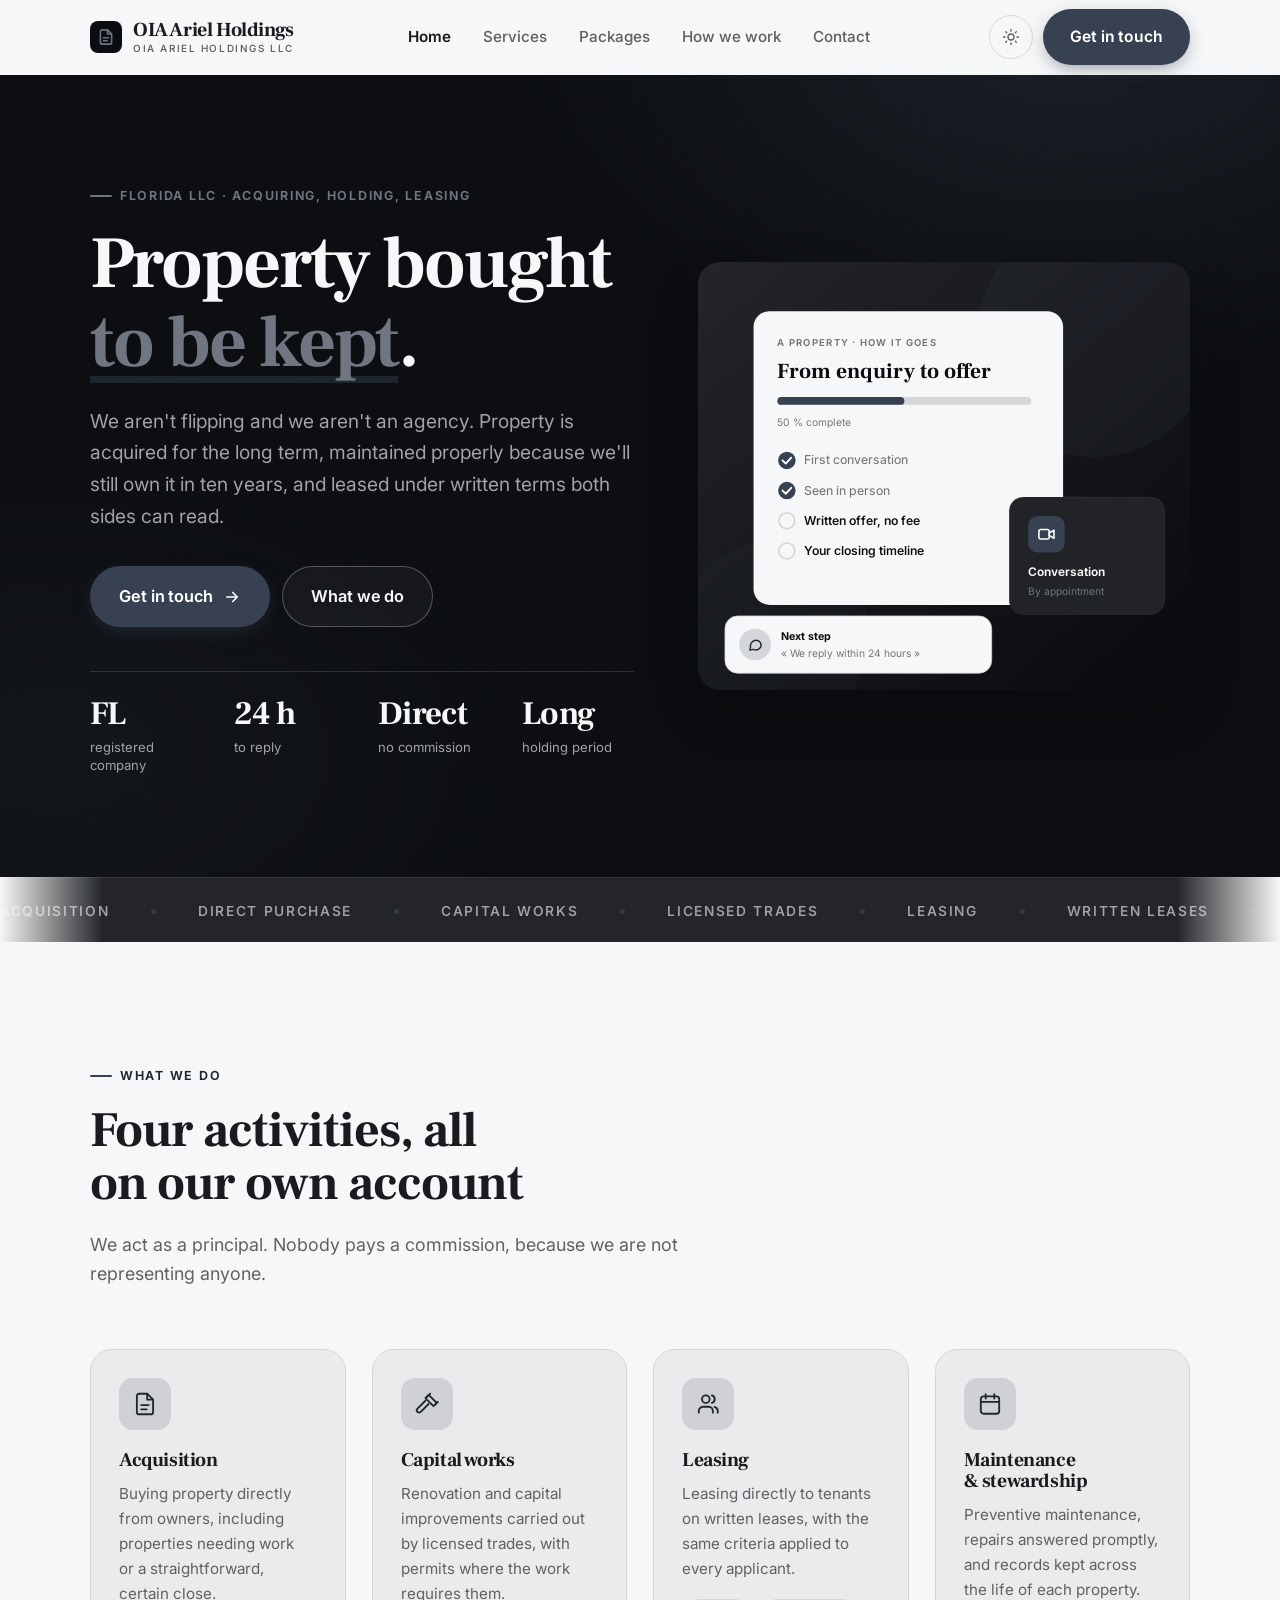
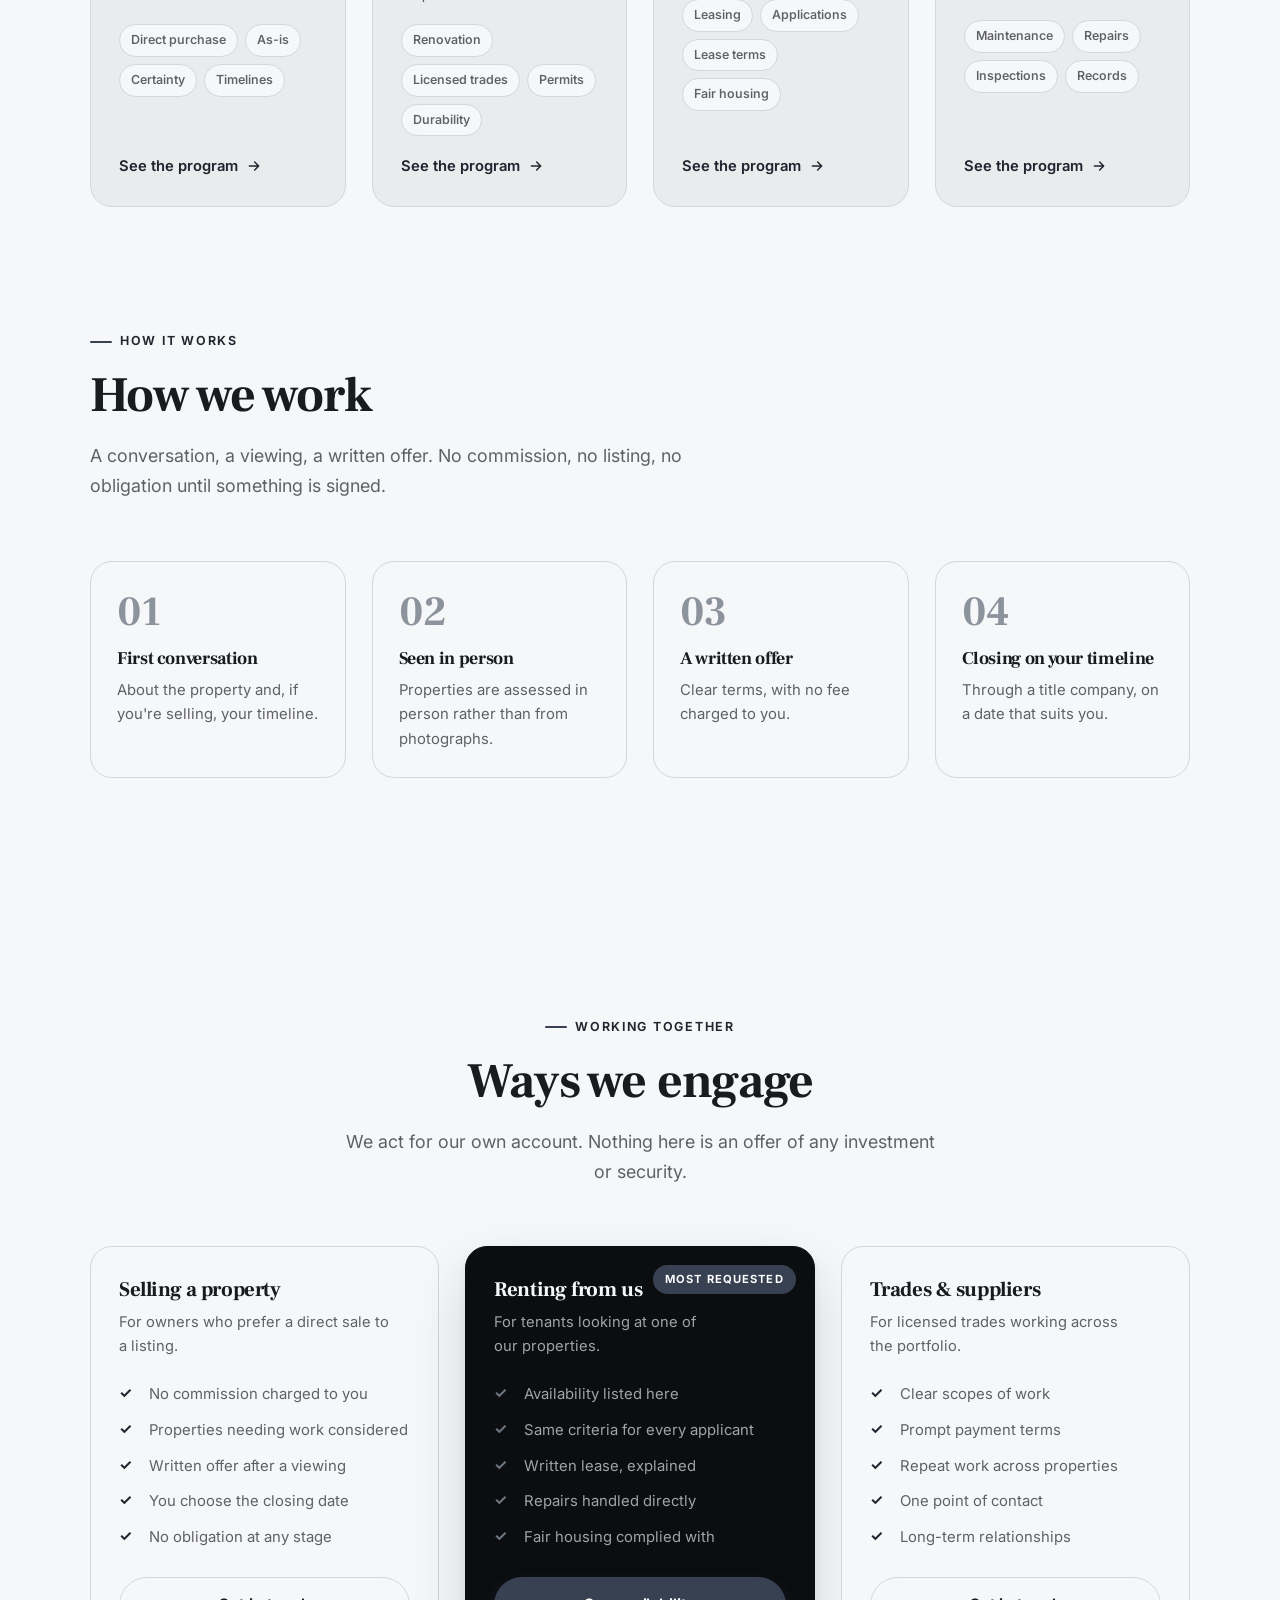
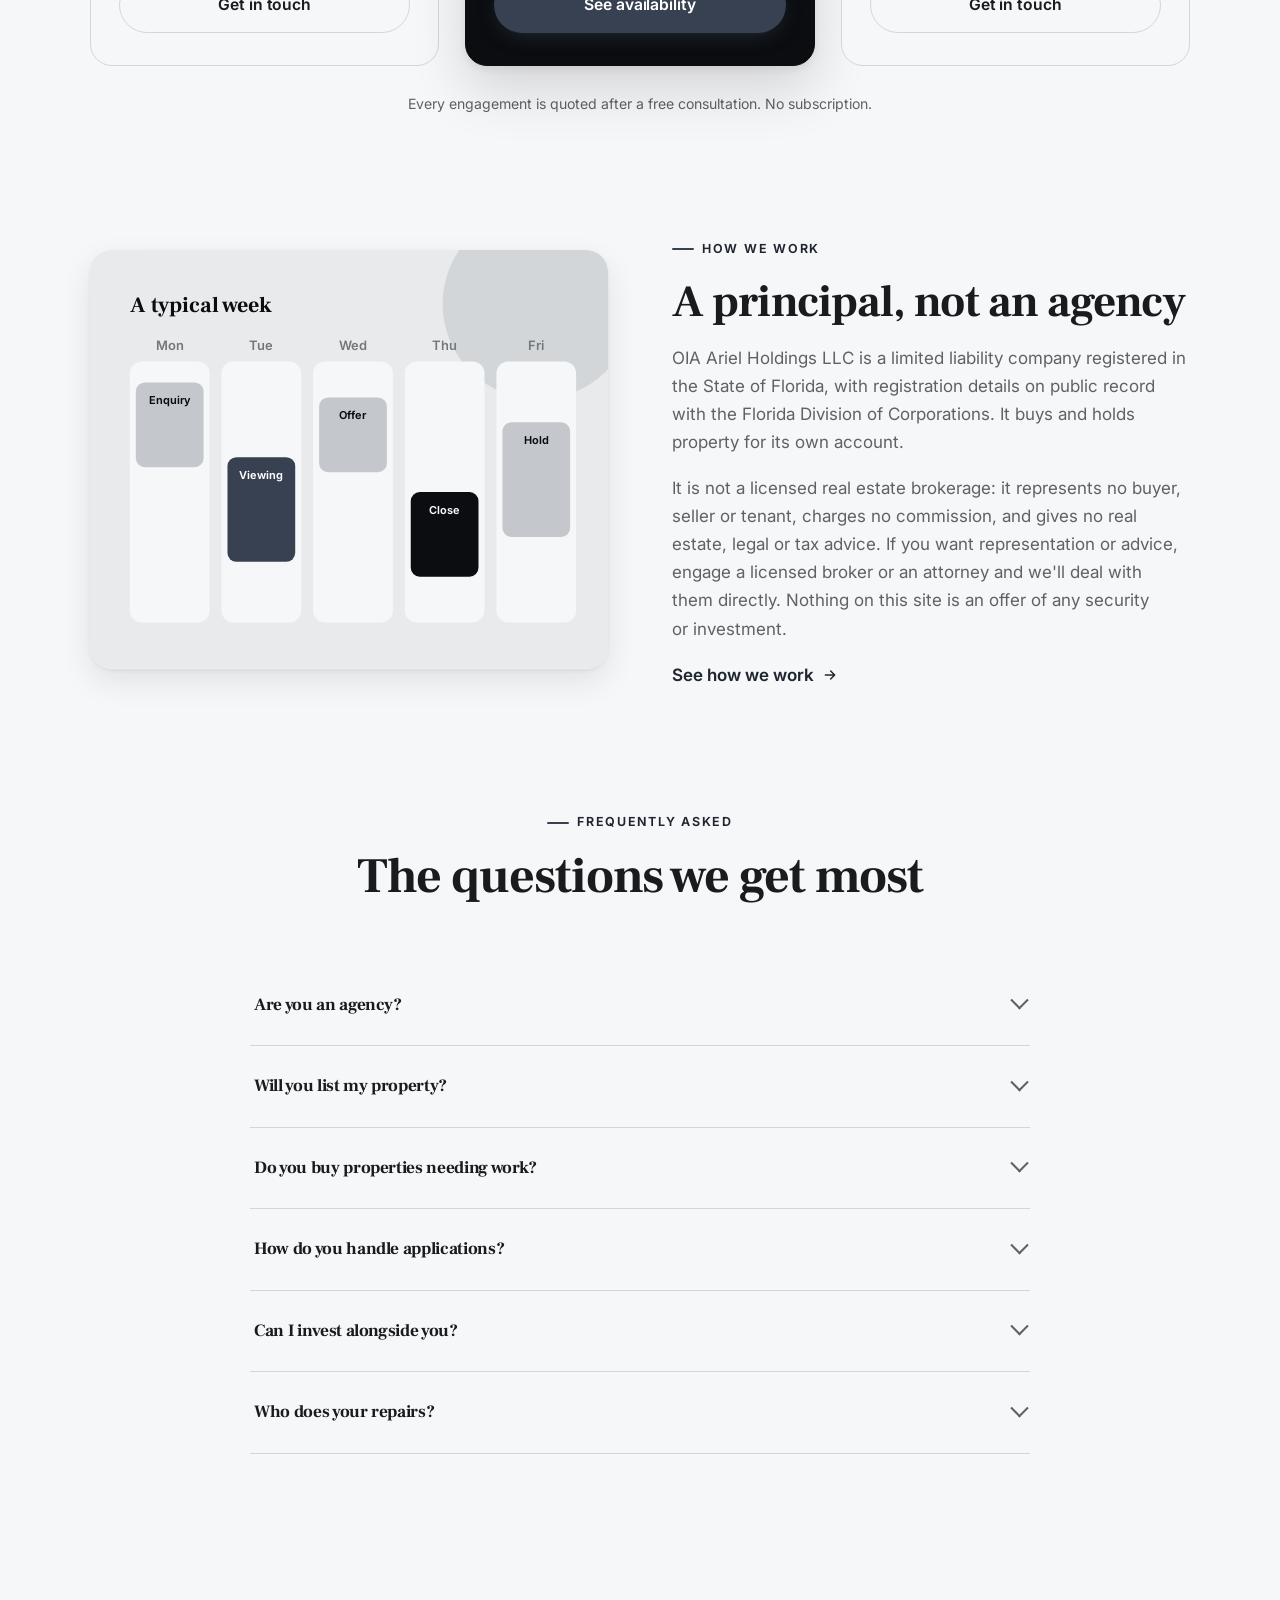
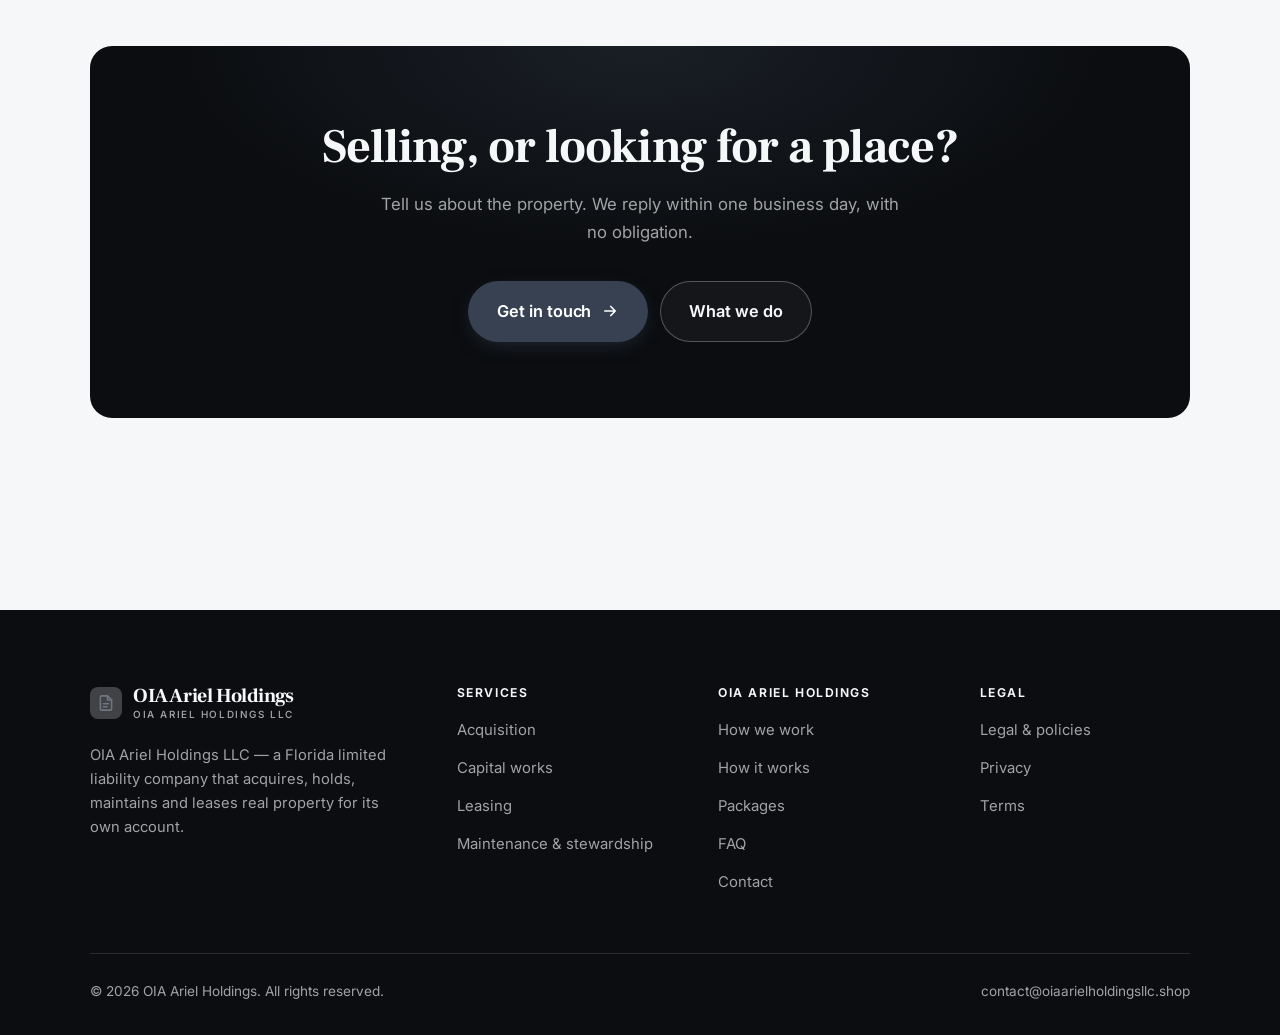
<file: index.html>
<!DOCTYPE html>
<html lang="en" class="no-js">
<head>
<meta charset="utf-8">
<meta name="viewport" content="width=device-width, initial-scale=1">
<title>OIA Ariel Holdings LLC — property acquisition, holding and leasing</title>
<meta name="description" content="OIA Ariel Holdings LLC, a Florida company that acquires, holds, maintains and leases real property for its own account, working directly with owners, tenants and trades.">
<link rel="canonical" href="https://oiaarielholdingsllc.shop/">

<meta property="og:type" content="website">
<meta property="og:url" content="https://oiaarielholdingsllc.shop/">
<meta property="og:site_name" content="OIA Ariel Holdings">
<meta property="og:locale" content="en_US">
<meta property="og:title" content="OIA Ariel Holdings LLC — property acquisition, holding and leasing">
<meta property="og:description" content="OIA Ariel Holdings LLC, a Florida company that acquires, holds, maintains and leases real property for its own account, working directly with owners, tenants and trades.">
<meta name="theme-color" content="#0b0d10">

<link rel="icon" href="assets/img/favicon.svg" type="image/svg+xml">
<link rel="preconnect" href="https://fonts.googleapis.com">
<link rel="preconnect" href="https://fonts.gstatic.com" crossorigin>
<link rel="stylesheet" href="https://fonts.googleapis.com/css2?family=Frank+Ruhl+Libre:wght@400..700&family=Inter:wght@400..700&display=swap">
<link rel="stylesheet" href="assets/css/style.css">

<!-- Thème appliqué avant le premier rendu (évite le flash) -->
<script>
document.documentElement.classList.remove('no-js');
(function(){try{var t=localStorage.getItem('site-theme');if(t){document.documentElement.setAttribute('data-theme',t);}}catch(e){}})();
</script>
<script type="application/ld+json">
{
  "@context": "https://schema.org",
  "@type": "Organization",
  "name": "OIA Ariel Holdings",
  "url": "https://oiaarielholdingsllc.shop/",
  "email": "contact@oiaarielholdingsllc.shop",
  "description": "OIA Ariel Holdings LLC, a Florida company that acquires, holds, maintains and leases real property for its own account, working directly with owners, tenants and trades.",
  "areaServed": "US",
  "knowsLanguage": "en"
}
</script>
</head>

<body>
<a class="skip-link" href="#main">Skip to main content</a>

<header class="site-header">
  <nav class="wrap nav" aria-label="Main navigation">
    <a class="brand" href="index.html">
      <svg class="brand__mark" viewBox="0 0 64 64" aria-hidden="true">
        <rect class="bm-bg" width="64" height="64" rx="16"/>
        <g class="bm-ic" transform="translate(14 14) scale(1.5)" fill="none" stroke-width="2.1" stroke-linecap="round" stroke-linejoin="round"><path d="M14 2.5H6.5A2 2 0 0 0 4.5 4.5v15a2 2 0 0 0 2 2h11a2 2 0 0 0 2-2V8z"/><path d="M14 2.5V8h5.5M8.5 13h7M8.5 17h5"/></g>
      </svg>
      <span>OIA Ariel Holdings<span class="brand__sub">OIA Ariel Holdings LLC</span></span>
    </a>

    <ul class="nav__links" id="nav-links">
      <li><a href="index.html" aria-current="page">Home</a></li>
      <li><a href="programs.html">Services</a></li>
      <li><a href="index.html#pricing">Packages</a></li>
      <li><a href="about.html">How we work</a></li>
      <li><a href="contact.html">Contact</a></li>
      <li><a class="btn btn--primary" href="contact.html">Get in touch</a></li>
    </ul>

    <div class="nav__cta">
      <button class="theme-toggle" type="button" aria-label="Switch to dark theme">
        <svg class="icon-sun" viewBox="0 0 24 24" fill="none" stroke="currentColor" stroke-width="1.8" stroke-linecap="round" aria-hidden="true"><circle cx="12" cy="12" r="4"/><path d="M12 2v2m0 16v2M2 12h2m16 0h2M4.9 4.9l1.4 1.4m11.4 11.4 1.4 1.4M19.1 4.9l-1.4 1.4M6.3 17.7l-1.4 1.4"/></svg>
        <svg class="icon-moon" viewBox="0 0 24 24" fill="none" stroke="currentColor" stroke-width="1.8" stroke-linecap="round" stroke-linejoin="round" aria-hidden="true"><path d="M21 12.8A9 9 0 1 1 11.2 3a7 7 0 0 0 9.8 9.8z"/></svg>
      </button>
      <a class="btn btn--primary" href="contact.html">Get in touch</a>
      <button class="nav__toggle" type="button" aria-expanded="false" aria-controls="nav-links" aria-label="Open menu">
        <svg class="icon-open" viewBox="0 0 24 24" fill="none" stroke="currentColor" stroke-width="2" stroke-linecap="round" aria-hidden="true"><path d="M3 6h18M3 12h18M3 18h18"/></svg>
        <svg class="icon-close" viewBox="0 0 24 24" fill="none" stroke="currentColor" stroke-width="2" stroke-linecap="round" aria-hidden="true"><path d="M6 6l12 12M18 6L6 18"/></svg>
      </button>
    </div>
  </nav>
</header>

<main id="main">

<section class="hero">
  <div class="wrap hero__inner">
    <div>
      <span class="eyebrow hero__eyebrow">Florida LLC · Acquiring, holding, leasing</span>
      <h1>Property bought<br> <em>to be kept</em>.</h1>
      <p class="hero__lede">We aren't flipping and we aren't an agency. Property is acquired for the long term, maintained properly because we'll still own it in ten years, and leased under written terms both sides can read.</p>

      <div class="hero__actions">
        <a class="btn btn--primary btn--lg" href="contact.html">Get in touch <svg viewBox="0 0 24 24" fill="none" stroke="currentColor" stroke-width="2.2" stroke-linecap="round" stroke-linejoin="round" aria-hidden="true"><path d="M5 12h14M13 6l6 6-6 6"/></svg></a>
        <a class="btn btn--on-dark btn--lg" href="programs.html">What we do</a>
      </div>

      <ul class="hero__proof">
        <li><span class="stat__num">FL</span><span class="stat__label">registered company</span></li>
        <li><span class="stat__num">24 h</span><span class="stat__label">to reply</span></li>
        <li><span class="stat__num">Direct</span><span class="stat__label">no commission</span></li>
        <li><span class="stat__num">Long</span><span class="stat__label">holding period</span></li>
      </ul>
    </div>

    <div class="hero__art">
      <svg viewBox="0 0 620 540" role="img" aria-label="How a property enquiry with OIA Ariel Holdings works, from conversation to written offer.">
        <defs>
          <linearGradient id="hbg" x1="0" y1="0" x2="1" y2="1">
            <stop offset="0" stop-color="#232528"/><stop offset="1" stop-color="#090a0d"/>
          </linearGradient>
        </defs>
        <rect width="620" height="540" rx="22" fill="url(#hbg)"/>
        <circle cx="500" cy="96" r="150" fill="#374151" opacity=".16"/>
        <circle cx="96" cy="470" r="120" fill="#374151" opacity=".08"/>

        <g style="font-family: var(--font-body)">
          <!-- Carte programme -->
          <rect x="70" y="62" width="390" height="370" rx="20" fill="#f6f7f8"/>
          <text x="100" y="106" font-size="12" font-weight="650" letter-spacing="1.6" fill="#757678">A PROPERTY · HOW IT GOES</text>
          <text x="100" y="146" font-size="27" font-weight="700" fill="#0b0d10" style="font-family: var(--font-display)">From enquiry to offer</text>
          <rect x="100" y="170" width="320" height="10" rx="5" fill="#d5d6d8"/>
          <rect x="100" y="170" width="160" height="10" rx="5" fill="#374151"/>
          <text x="100" y="206" font-size="13" fill="#757678">50 % complete</text>
          <circle cx="112" cy="250" r="11" fill="#374151"/><path d="M106.5 250l4 4 7-7.5" fill="none" stroke="#ffffff" stroke-width="2.4" stroke-linecap="round" stroke-linejoin="round"/><text x="134" y="255" font-size="15.5" fill="#757678" font-weight="450">First conversation</text>
          <circle cx="112" cy="288" r="11" fill="#374151"/><path d="M106.5 288l4 4 7-7.5" fill="none" stroke="#ffffff" stroke-width="2.4" stroke-linecap="round" stroke-linejoin="round"/><text x="134" y="293" font-size="15.5" fill="#757678" font-weight="450">Seen in person</text>
          <circle cx="112" cy="326" r="10" fill="none" stroke="#d5d6d8" stroke-width="2"/><text x="134" y="331" font-size="15.5" fill="#0b0d10" font-weight="560">Written offer, no fee</text>
          <circle cx="112" cy="364" r="10" fill="none" stroke="#d5d6d8" stroke-width="2"/><text x="134" y="369" font-size="15.5" fill="#0b0d10" font-weight="560">Your closing timeline</text>

          <!-- Carte séance -->
          <rect x="392" y="296" width="196" height="148" rx="18" fill="#212326" stroke="#ffffff" stroke-opacity=".08"/>
          <rect x="416" y="320" width="46" height="46" rx="12" fill="#374151"/>
          <g transform="translate(427 331)" fill="none" stroke="#ffffff" color="#ffffff" stroke-width="2" stroke-linecap="round" stroke-linejoin="round"><rect x="2.5" y="6" width="13" height="12" rx="2.5"/><path d="M15.5 10.5 21.5 7v10l-6-3.5z"/></g>
          <text x="416" y="396" font-size="15" font-weight="650" fill="#f6f7f8">Conversation</text>
          <text x="416" y="420" font-size="13" fill="#6f7682">By appointment</text>

          <!-- Retour du coach -->
          <rect x="34" y="446" width="336" height="72" rx="16" fill="#f6f7f8" stroke="#d5d6d8"/>
          <circle cx="72" cy="482" r="20" fill="#d4d6da"/>
          <g transform="translate(62 472) scale(.84)" fill="none" stroke="#242a35" stroke-width="2.2" stroke-linecap="round" stroke-linejoin="round"><path d="M21 12a8 8 0 0 1-11.6 7.1L4 20l1-4.6A8 8 0 1 1 21 12z"/></g>
          <text x="104" y="476" font-size="13.5" font-weight="700" fill="#0b0d10">Next step</text>
          <text x="104" y="498" font-size="13" fill="#757678">« We reply within 24 hours »</text>
        </g>
      </svg>
    </div>
  </div>
</section>

<div class="marquee" aria-hidden="true">
  <div class="marquee__track"><span>Acquisition</span><span>Direct purchase</span><span>Capital works</span><span>Licensed trades</span><span>Leasing</span><span>Written leases</span><span>Maintenance</span><span>Fair housing</span><span>Long term</span><span>Stewardship</span><span>Acquisition</span><span>Direct purchase</span><span>Capital works</span><span>Licensed trades</span><span>Leasing</span><span>Written leases</span><span>Maintenance</span><span>Fair housing</span><span>Long term</span><span>Stewardship</span></div>
</div>

<section class="section wrap" id="programs">
  <div class="section-head reveal">
    <span class="eyebrow">What we do</span>
    <h2>Four activities, all on our own account</h2>
    <p>We act as a principal. Nobody pays a commission, because we are not representing anyone.</p>
  </div>
  <div class="grid grid--4 reveal-group">
    <a class="card" href="programs.html#acquisition">
      <div class="card__icon"><svg viewBox="0 0 24 24" fill="none" stroke="currentColor" stroke-width="1.7" stroke-linecap="round" stroke-linejoin="round" aria-hidden="true"><path d="M14 2.5H6.5A2 2 0 0 0 4.5 4.5v15a2 2 0 0 0 2 2h11a2 2 0 0 0 2-2V8z"/><path d="M14 2.5V8h5.5M8.5 13h7M8.5 17h5"/></svg></div>
      <h3>Acquisition</h3>
      <p>Buying property directly from owners, including properties needing work or a straightforward, certain close.</p>
      <ul class="tags"><li>Direct purchase</li><li>As-is</li><li>Certainty</li><li>Timelines</li></ul>
      <span class="arrow-link">See the program <svg viewBox="0 0 24 24" fill="none" stroke="currentColor" stroke-width="2.2" stroke-linecap="round" stroke-linejoin="round" aria-hidden="true"><path d="M5 12h14M13 6l6 6-6 6"/></svg></span>
    </a>
    <a class="card" href="programs.html#works">
      <div class="card__icon"><svg viewBox="0 0 24 24" fill="none" stroke="currentColor" stroke-width="1.7" stroke-linecap="round" stroke-linejoin="round" aria-hidden="true"><path d="M13.5 3.5 21 11l-3 3-7.5-7.5z"/><path d="M10.5 9 3.2 16.3a2.1 2.1 0 0 0 3 3L13.5 12"/><path d="M15 2.5 12 5.5M19.5 12.5 22 10"/></svg></div>
      <h3>Capital works</h3>
      <p>Renovation and capital improvements carried out by licensed trades, with permits where the work requires them.</p>
      <ul class="tags"><li>Renovation</li><li>Licensed trades</li><li>Permits</li><li>Durability</li></ul>
      <span class="arrow-link">See the program <svg viewBox="0 0 24 24" fill="none" stroke="currentColor" stroke-width="2.2" stroke-linecap="round" stroke-linejoin="round" aria-hidden="true"><path d="M5 12h14M13 6l6 6-6 6"/></svg></span>
    </a>
    <a class="card" href="programs.html#leasing">
      <div class="card__icon"><svg viewBox="0 0 24 24" fill="none" stroke="currentColor" stroke-width="1.7" stroke-linecap="round" stroke-linejoin="round" aria-hidden="true"><path d="M16.5 20v-1.5a4 4 0 0 0-4-4h-5a4 4 0 0 0-4 4V20"/><circle cx="10" cy="7.5" r="3.5"/><path d="M21 20v-1.5a4 4 0 0 0-3-3.9M15.5 4.1a3.5 3.5 0 0 1 0 6.8"/></svg></div>
      <h3>Leasing</h3>
      <p>Leasing directly to tenants on written leases, with the same criteria applied to every applicant.</p>
      <ul class="tags"><li>Leasing</li><li>Applications</li><li>Lease terms</li><li>Fair housing</li></ul>
      <span class="arrow-link">See the program <svg viewBox="0 0 24 24" fill="none" stroke="currentColor" stroke-width="2.2" stroke-linecap="round" stroke-linejoin="round" aria-hidden="true"><path d="M5 12h14M13 6l6 6-6 6"/></svg></span>
    </a>
    <a class="card" href="programs.html#stewardship">
      <div class="card__icon"><svg viewBox="0 0 24 24" fill="none" stroke="currentColor" stroke-width="1.7" stroke-linecap="round" stroke-linejoin="round" aria-hidden="true"><rect x="3.5" y="5" width="17" height="16" rx="2.5"/><path d="M8 3v4M16 3v4M3.5 10h17"/></svg></div>
      <h3>Maintenance &amp; stewardship</h3>
      <p>Preventive maintenance, repairs answered promptly, and records kept across the life of each property.</p>
      <ul class="tags"><li>Maintenance</li><li>Repairs</li><li>Inspections</li><li>Records</li></ul>
      <span class="arrow-link">See the program <svg viewBox="0 0 24 24" fill="none" stroke="currentColor" stroke-width="2.2" stroke-linecap="round" stroke-linejoin="round" aria-hidden="true"><path d="M5 12h14M13 6l6 6-6 6"/></svg></span>
    </a>
  </div>
</section>

<section class="section section--flush wrap" id="how-it-works">
  <div class="section-head reveal">
    <span class="eyebrow">How it works</span>
    <h2>How we work</h2>
    <p>A conversation, a viewing, a written offer. No commission, no listing, no obligation until something is signed.</p>
  </div>
  <div class="grid grid--4 steps reveal-group">
    <article class="step">
      <h3>First conversation</h3>
      <p>About the property and, if you're selling, your timeline.</p>
    </article>
    <article class="step">
      <h3>Seen in person</h3>
      <p>Properties are assessed in person rather than from photographs.</p>
    </article>
    <article class="step">
      <h3>A written offer</h3>
      <p>Clear terms, with no fee charged to you.</p>
    </article>
    <article class="step">
      <h3>Closing on your timeline</h3>
      <p>Through a title company, on a date that suits you.</p>
    </article>
  </div>
</section>

<section class="section wrap" id="pricing">
  <div class="section-head section-head--center reveal">
    <span class="eyebrow">Working together</span>
    <h2>Ways we engage</h2>
    <p>We act for our own account. Nothing here is an offer of any investment or security.</p>
  </div>
  <div class="grid grid--3 plans reveal-group">
    <article class="plan">
      
      <h3>Selling a property</h3>
      <p class="plan__desc">For owners who prefer a direct sale to a listing.</p>
      
      <ul class="plan__features">
        <li>No commission charged to you</li>
        <li>Properties needing work considered</li>
        <li>Written offer after a viewing</li>
        <li>You choose the closing date</li>
        <li>No obligation at any stage</li>
      </ul>
      <a class="btn btn--ghost btn--block" href="contact.html">Get in touch</a>
    </article>
    <article class="plan plan--featured">
      <span class="plan__tag">Most requested</span>
      <h3>Renting from us</h3>
      <p class="plan__desc">For tenants looking at one of our properties.</p>
      
      <ul class="plan__features">
        <li>Availability listed here</li>
        <li>Same criteria for every applicant</li>
        <li>Written lease, explained</li>
        <li>Repairs handled directly</li>
        <li>Fair housing complied with</li>
      </ul>
      <a class="btn btn--primary btn--block" href="contact.html">See availability</a>
    </article>
    <article class="plan">
      
      <h3>Trades &amp; suppliers</h3>
      <p class="plan__desc">For licensed trades working across the portfolio.</p>
      
      <ul class="plan__features">
        <li>Clear scopes of work</li>
        <li>Prompt payment terms</li>
        <li>Repeat work across properties</li>
        <li>One point of contact</li>
        <li>Long-term relationships</li>
      </ul>
      <a class="btn btn--ghost btn--block" href="contact.html">Get in touch</a>
    </article>
  </div>
  <p class="plans-note">Every engagement is quoted after a free consultation. No subscription.</p>
</section>

<section class="section section--flush wrap">
  <div class="split reveal">
    <div class="split__art">
      <svg viewBox="0 0 520 420" role="img" aria-label="Example of a typical week: Enquiry, Viewing, Offer, Close, Hold.">
        <rect width="520" height="420" rx="20" fill="#e9eaec"/>
        <circle cx="450" cy="54" r="96" fill="#374151" opacity=".12"/>
        <g style="font-family: var(--font-body)">
        <text x="40" y="62" font-size="22" font-weight="700" fill="#0b0d10" style="font-family: var(--font-display)">A typical week</text>
        <text x="80" y="100" text-anchor="middle" font-size="13" font-weight="600" fill="#757678">Mon</text>
        <rect x="40" y="112" width="80" height="262" rx="12" fill="#f6f7f8"/>
        <rect x="46" y="133" width="68" height="85" rx="9" fill="#c4c8cd"/>
        <text x="80" y="155" text-anchor="middle" font-size="11" font-weight="650" fill="#0b0d10">Enquiry</text>
        <text x="172" y="100" text-anchor="middle" font-size="13" font-weight="600" fill="#757678">Tue</text>
        <rect x="132" y="112" width="80" height="262" rx="12" fill="#f6f7f8"/>
        <rect x="138" y="208" width="68" height="105" rx="9" fill="#374151"/>
        <text x="172" y="230" text-anchor="middle" font-size="11" font-weight="650" fill="#ffffff">Viewing</text>
        <text x="264" y="100" text-anchor="middle" font-size="13" font-weight="600" fill="#757678">Wed</text>
        <rect x="224" y="112" width="80" height="262" rx="12" fill="#f6f7f8"/>
        <rect x="230" y="148" width="68" height="75" rx="9" fill="#c4c8cd"/>
        <text x="264" y="170" text-anchor="middle" font-size="11" font-weight="650" fill="#0b0d10">Offer</text>
        <text x="356" y="100" text-anchor="middle" font-size="13" font-weight="600" fill="#757678">Thu</text>
        <rect x="316" y="112" width="80" height="262" rx="12" fill="#f6f7f8"/>
        <rect x="322" y="243" width="68" height="85" rx="9" fill="#0b0d10"/>
        <text x="356" y="265" text-anchor="middle" font-size="11" font-weight="650" fill="#f6f7f8">Close</text>
        <text x="448" y="100" text-anchor="middle" font-size="13" font-weight="600" fill="#757678">Fri</text>
        <rect x="408" y="112" width="80" height="262" rx="12" fill="#f6f7f8"/>
        <rect x="414" y="173" width="68" height="115" rx="9" fill="#c4c8cd"/>
        <text x="448" y="195" text-anchor="middle" font-size="11" font-weight="650" fill="#0b0d10">Hold</text>
        </g>
      </svg>
    </div>
    <div>
      <span class="eyebrow">How we work</span>
      <h2>A principal, not an agency</h2>
      <p>OIA Ariel Holdings LLC is a limited liability company registered in the State of Florida, with registration details on public record with the Florida Division of Corporations. It buys and holds property for its own account.</p>
      <p>It is not a licensed real estate brokerage: it represents no buyer, seller or tenant, charges no commission, and gives no real estate, legal or tax advice. If you want representation or advice, engage a licensed broker or an attorney and we'll deal with them directly. Nothing on this site is an offer of any security or investment.</p>
      <p><a class="arrow-link" href="about.html">See how we work <svg viewBox="0 0 24 24" fill="none" stroke="currentColor" stroke-width="2.2" stroke-linecap="round" stroke-linejoin="round" aria-hidden="true"><path d="M5 12h14M13 6l6 6-6 6"/></svg></a></p>
    </div>
  </div>
</section>

<section class="section section--flush wrap" id="faq">
  <div class="section-head section-head--center reveal">
    <span class="eyebrow">Frequently asked</span>
    <h2>The questions we get most</h2>
  </div>
  <div class="faq reveal">
    <details>
      <summary>Are you an agency?</summary>
      <p>No. We're a buyer and a landlord acting for our own account — not licensed brokers, representing nobody, charging no commission.</p>
    </details>
    <details>
      <summary>Will you list my property?</summary>
      <p>No, we'd be buying it. If a listing suits you better, a licensed broker is the right call and we'll say so.</p>
    </details>
    <details>
      <summary>Do you buy properties needing work?</summary>
      <p>Yes, routinely. You don't need to repair or clean anything before we look.</p>
    </details>
    <details>
      <summary>How do you handle applications?</summary>
      <p>The same criteria for every applicant, in line with fair housing law, and we'll tell you the criteria before you apply.</p>
    </details>
    <details>
      <summary>Can I invest alongside you?</summary>
      <p>No. The company invests its own capital and makes no offer of any investment or security.</p>
    </details>
    <details>
      <summary>Who does your repairs?</summary>
      <p>Licensed trades, with permits where the work requires them. We keep the records for each property.</p>
    </details>
  </div>
</section>

<section class="wrap section--tight">
  <div class="cta-band reveal">
    <h2>Selling, or looking for a place?</h2>
    <p>Tell us about the property. We reply within one business day, with no obligation.</p>
    <div class="hero__actions">
      <a class="btn btn--primary btn--lg" href="contact.html">Get in touch <svg viewBox="0 0 24 24" fill="none" stroke="currentColor" stroke-width="2.2" stroke-linecap="round" stroke-linejoin="round" aria-hidden="true"><path d="M5 12h14M13 6l6 6-6 6"/></svg></a>
      <a class="btn btn--on-dark btn--lg" href="programs.html">What we do</a>
    </div>
  </div>
</section>

</main>

<footer class="site-footer">
  <div class="wrap">
    <div class="footer__grid">
      <div class="footer__brand">
        <a class="brand" href="index.html">
          <svg class="brand__mark" viewBox="0 0 64 64" aria-hidden="true">
        <rect class="bm-bg" width="64" height="64" rx="16"/>
        <g class="bm-ic" transform="translate(14 14) scale(1.5)" fill="none" stroke-width="2.1" stroke-linecap="round" stroke-linejoin="round"><path d="M14 2.5H6.5A2 2 0 0 0 4.5 4.5v15a2 2 0 0 0 2 2h11a2 2 0 0 0 2-2V8z"/><path d="M14 2.5V8h5.5M8.5 13h7M8.5 17h5"/></g>
      </svg>
          <span>OIA Ariel Holdings<span class="brand__sub">OIA Ariel Holdings LLC</span></span>
        </a>
        <p>OIA Ariel Holdings LLC — a Florida limited liability company that acquires, holds, maintains and leases real property for its own account.</p>
      </div>

      <div class="footer__col">
        <h4>Services</h4>
        <ul>
          <li><a href="programs.html#acquisition">Acquisition</a></li>
          <li><a href="programs.html#works">Capital works</a></li>
          <li><a href="programs.html#leasing">Leasing</a></li>
          <li><a href="programs.html#stewardship">Maintenance &amp; stewardship</a></li>
        </ul>
      </div>

      <div class="footer__col">
        <h4>OIA Ariel Holdings</h4>
        <ul>
          <li><a href="about.html">How we work</a></li>
          <li><a href="index.html#how-it-works">How it works</a></li>
          <li><a href="index.html#pricing">Packages</a></li>
          <li><a href="index.html#faq">FAQ</a></li>
          <li><a href="contact.html">Contact</a></li>
        </ul>
      </div>

      <div class="footer__col">
        <h4>Legal</h4>
        <ul>
          <li><a href="legal.html">Legal &amp; policies</a></li>
          <li><a href="legal.html#privacy">Privacy</a></li>
          <li><a href="legal.html#terms">Terms</a></li>
        </ul>
      </div>
    </div>

    <div class="footer__bottom">
      <p>© <span data-year>2026</span> OIA Ariel Holdings. All rights reserved.</p>
      <p><a href="mailto:contact@oiaarielholdingsllc.shop">contact@oiaarielholdingsllc.shop</a></p>
    </div>
  </div>
</footer>

<script src="assets/js/main.js" defer></script>
</body>
</html>
</file>
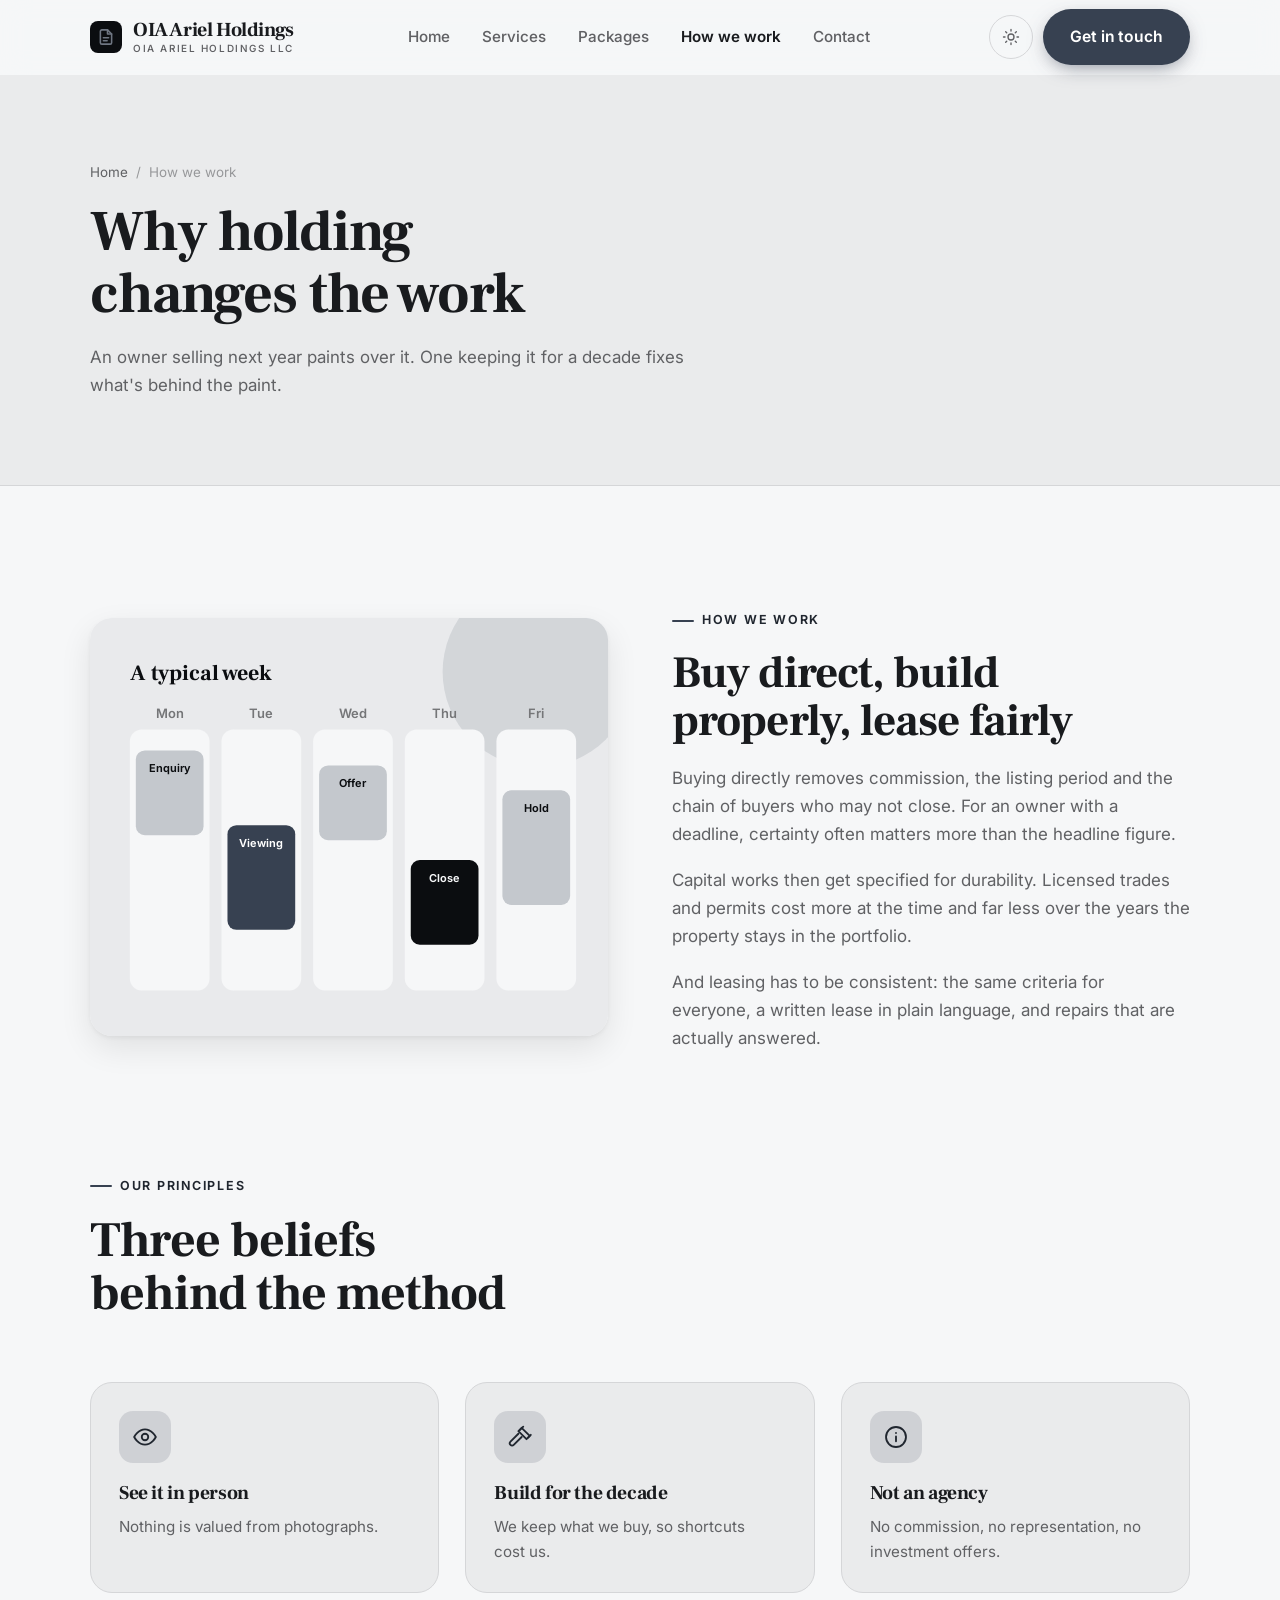
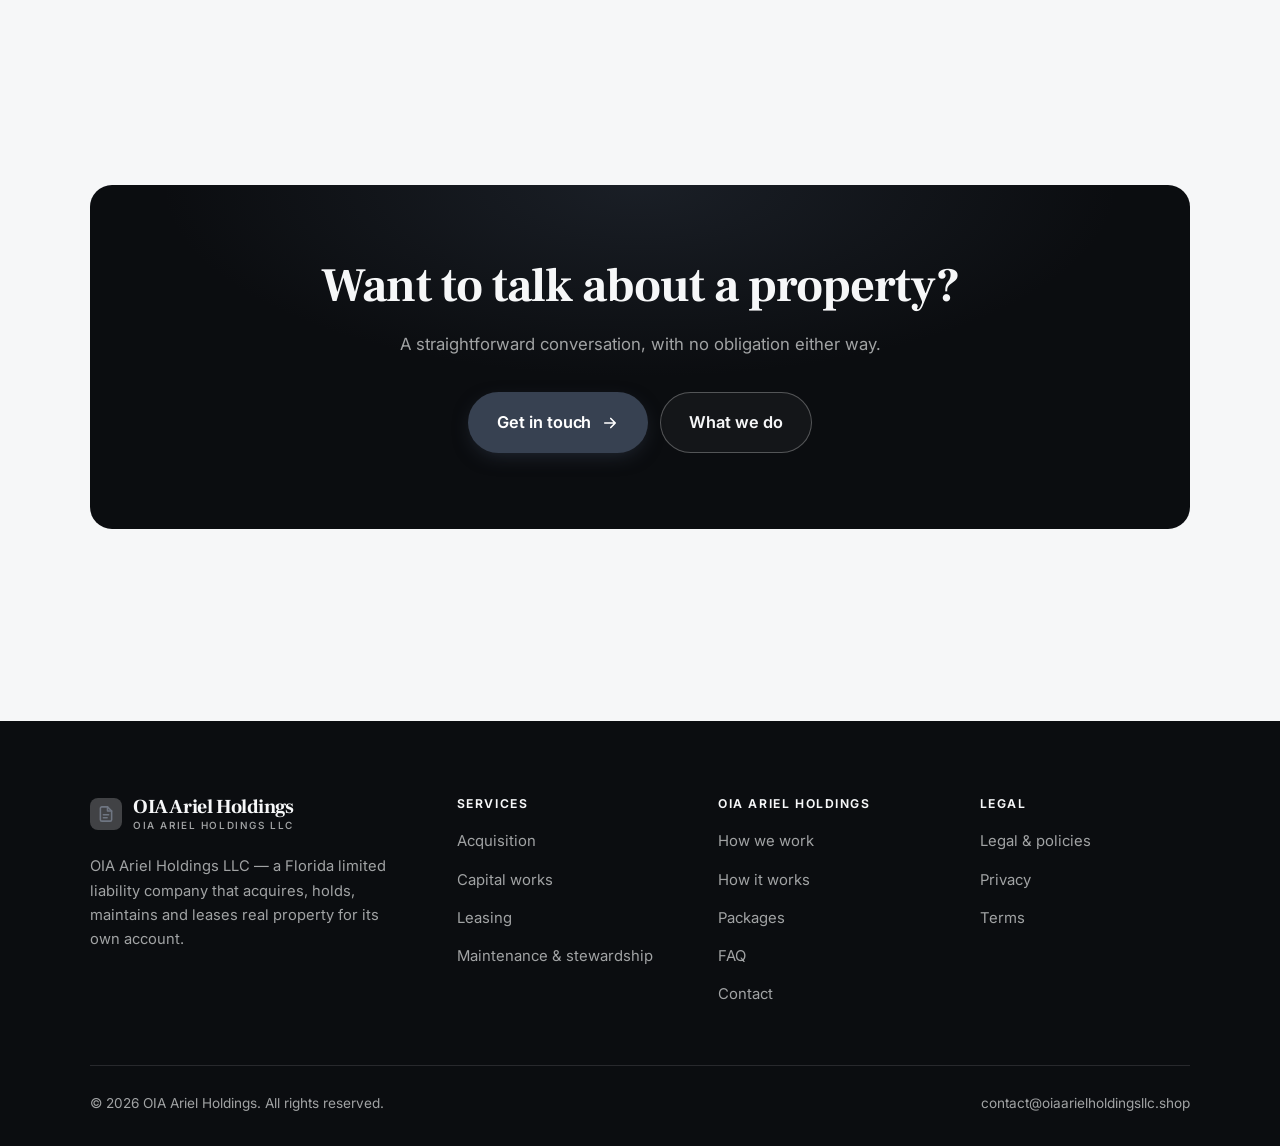
<file: about.html>
<!DOCTYPE html>
<html lang="en" class="no-js">
<head>
<meta charset="utf-8">
<meta name="viewport" content="width=device-width, initial-scale=1">
<title>How we work — OIA Ariel Holdings</title>
<meta name="description" content="About OIA Ariel Holdings LLC, a Florida limited liability company holding real property.">
<link rel="canonical" href="https://oiaarielholdingsllc.shop/about.html">

<meta property="og:type" content="website">
<meta property="og:url" content="https://oiaarielholdingsllc.shop/about.html">
<meta property="og:site_name" content="OIA Ariel Holdings">
<meta property="og:locale" content="en_US">
<meta property="og:title" content="How we work — OIA Ariel Holdings">
<meta property="og:description" content="About OIA Ariel Holdings LLC, a Florida limited liability company holding real property.">
<meta name="theme-color" content="#0b0d10">

<link rel="icon" href="assets/img/favicon.svg" type="image/svg+xml">
<link rel="preconnect" href="https://fonts.googleapis.com">
<link rel="preconnect" href="https://fonts.gstatic.com" crossorigin>
<link rel="stylesheet" href="https://fonts.googleapis.com/css2?family=Frank+Ruhl+Libre:wght@400..700&family=Inter:wght@400..700&display=swap">
<link rel="stylesheet" href="assets/css/style.css">

<!-- Thème appliqué avant le premier rendu (évite le flash) -->
<script>
document.documentElement.classList.remove('no-js');
(function(){try{var t=localStorage.getItem('site-theme');if(t){document.documentElement.setAttribute('data-theme',t);}}catch(e){}})();
</script>
</head>

<body>
<a class="skip-link" href="#main">Skip to main content</a>

<header class="site-header">
  <nav class="wrap nav" aria-label="Main navigation">
    <a class="brand" href="index.html">
      <svg class="brand__mark" viewBox="0 0 64 64" aria-hidden="true">
        <rect class="bm-bg" width="64" height="64" rx="16"/>
        <g class="bm-ic" transform="translate(14 14) scale(1.5)" fill="none" stroke-width="2.1" stroke-linecap="round" stroke-linejoin="round"><path d="M14 2.5H6.5A2 2 0 0 0 4.5 4.5v15a2 2 0 0 0 2 2h11a2 2 0 0 0 2-2V8z"/><path d="M14 2.5V8h5.5M8.5 13h7M8.5 17h5"/></g>
      </svg>
      <span>OIA Ariel Holdings<span class="brand__sub">OIA Ariel Holdings LLC</span></span>
    </a>

    <ul class="nav__links" id="nav-links">
      <li><a href="index.html">Home</a></li>
      <li><a href="programs.html">Services</a></li>
      <li><a href="index.html#pricing">Packages</a></li>
      <li><a href="about.html" aria-current="page">How we work</a></li>
      <li><a href="contact.html">Contact</a></li>
      <li><a class="btn btn--primary" href="contact.html">Get in touch</a></li>
    </ul>

    <div class="nav__cta">
      <button class="theme-toggle" type="button" aria-label="Switch to dark theme">
        <svg class="icon-sun" viewBox="0 0 24 24" fill="none" stroke="currentColor" stroke-width="1.8" stroke-linecap="round" aria-hidden="true"><circle cx="12" cy="12" r="4"/><path d="M12 2v2m0 16v2M2 12h2m16 0h2M4.9 4.9l1.4 1.4m11.4 11.4 1.4 1.4M19.1 4.9l-1.4 1.4M6.3 17.7l-1.4 1.4"/></svg>
        <svg class="icon-moon" viewBox="0 0 24 24" fill="none" stroke="currentColor" stroke-width="1.8" stroke-linecap="round" stroke-linejoin="round" aria-hidden="true"><path d="M21 12.8A9 9 0 1 1 11.2 3a7 7 0 0 0 9.8 9.8z"/></svg>
      </button>
      <a class="btn btn--primary" href="contact.html">Get in touch</a>
      <button class="nav__toggle" type="button" aria-expanded="false" aria-controls="nav-links" aria-label="Open menu">
        <svg class="icon-open" viewBox="0 0 24 24" fill="none" stroke="currentColor" stroke-width="2" stroke-linecap="round" aria-hidden="true"><path d="M3 6h18M3 12h18M3 18h18"/></svg>
        <svg class="icon-close" viewBox="0 0 24 24" fill="none" stroke="currentColor" stroke-width="2" stroke-linecap="round" aria-hidden="true"><path d="M6 6l12 12M18 6L6 18"/></svg>
      </button>
    </div>
  </nav>
</header>

<main id="main">

<section class="page-head">
  <div class="wrap">
    <nav class="breadcrumb" aria-label="Breadcrumb">
      <a href="index.html">Home</a><span>/</span><span aria-current="page">How we work</span>
    </nav>
    <h1>Why holding changes the work</h1>
    <p>An owner selling next year paints over it. One keeping it for a decade fixes what's behind the paint.</p>
  </div>
</section>

<section class="section wrap">
  <div class="split reveal">
    <div class="split__art">
      <svg viewBox="0 0 520 420" role="img" aria-label="Example of a typical week: Enquiry, Viewing, Offer, Close, Hold.">
        <rect width="520" height="420" rx="20" fill="#e9eaec"/>
        <circle cx="450" cy="54" r="96" fill="#374151" opacity=".12"/>
        <g style="font-family: var(--font-body)">
        <text x="40" y="62" font-size="22" font-weight="700" fill="#0b0d10" style="font-family: var(--font-display)">A typical week</text>
        <text x="80" y="100" text-anchor="middle" font-size="13" font-weight="600" fill="#757678">Mon</text>
        <rect x="40" y="112" width="80" height="262" rx="12" fill="#f6f7f8"/>
        <rect x="46" y="133" width="68" height="85" rx="9" fill="#c4c8cd"/>
        <text x="80" y="155" text-anchor="middle" font-size="11" font-weight="650" fill="#0b0d10">Enquiry</text>
        <text x="172" y="100" text-anchor="middle" font-size="13" font-weight="600" fill="#757678">Tue</text>
        <rect x="132" y="112" width="80" height="262" rx="12" fill="#f6f7f8"/>
        <rect x="138" y="208" width="68" height="105" rx="9" fill="#374151"/>
        <text x="172" y="230" text-anchor="middle" font-size="11" font-weight="650" fill="#ffffff">Viewing</text>
        <text x="264" y="100" text-anchor="middle" font-size="13" font-weight="600" fill="#757678">Wed</text>
        <rect x="224" y="112" width="80" height="262" rx="12" fill="#f6f7f8"/>
        <rect x="230" y="148" width="68" height="75" rx="9" fill="#c4c8cd"/>
        <text x="264" y="170" text-anchor="middle" font-size="11" font-weight="650" fill="#0b0d10">Offer</text>
        <text x="356" y="100" text-anchor="middle" font-size="13" font-weight="600" fill="#757678">Thu</text>
        <rect x="316" y="112" width="80" height="262" rx="12" fill="#f6f7f8"/>
        <rect x="322" y="243" width="68" height="85" rx="9" fill="#0b0d10"/>
        <text x="356" y="265" text-anchor="middle" font-size="11" font-weight="650" fill="#f6f7f8">Close</text>
        <text x="448" y="100" text-anchor="middle" font-size="13" font-weight="600" fill="#757678">Fri</text>
        <rect x="408" y="112" width="80" height="262" rx="12" fill="#f6f7f8"/>
        <rect x="414" y="173" width="68" height="115" rx="9" fill="#c4c8cd"/>
        <text x="448" y="195" text-anchor="middle" font-size="11" font-weight="650" fill="#0b0d10">Hold</text>
        </g>
      </svg>
    </div>
    <div>
      <span class="eyebrow">How we work</span>
      <h2>Buy direct, build properly, lease fairly</h2>
      <p>Buying directly removes commission, the listing period and the chain of buyers who may not close. For an owner with a deadline, certainty often matters more than the headline figure.</p>
      <p>Capital works then get specified for durability. Licensed trades and permits cost more at the time and far less over the years the property stays in the portfolio.</p>
      <p>And leasing has to be consistent: the same criteria for everyone, a written lease in plain language, and repairs that are actually answered.</p>
      <!--
        TO DO: add a short introduction of the coach (name, real background),
        with a photo if possible. Do not invent credentials — see README.md.
      -->
    </div>
  </div>
</section>

<section class="section section--flush wrap">
  <div class="section-head reveal">
    <span class="eyebrow">Our principles</span>
    <h2>Three beliefs behind the method</h2>
  </div>
  <div class="grid grid--3 reveal-group">
    <article class="card">
      <div class="card__icon"><svg viewBox="0 0 24 24" fill="none" stroke="currentColor" stroke-width="1.7" stroke-linecap="round" stroke-linejoin="round" aria-hidden="true"><path d="M2 12s3.6-7 10-7 10 7 10 7-3.6 7-10 7S2 12 2 12z"/><circle cx="12" cy="12" r="3"/></svg></div>
      <h3>See it in person</h3>
      <p>Nothing is valued from photographs.</p>
    </article>
    <article class="card">
      <div class="card__icon"><svg viewBox="0 0 24 24" fill="none" stroke="currentColor" stroke-width="1.7" stroke-linecap="round" stroke-linejoin="round" aria-hidden="true"><path d="M13.5 3.5 21 11l-3 3-7.5-7.5z"/><path d="M10.5 9 3.2 16.3a2.1 2.1 0 0 0 3 3L13.5 12"/><path d="M15 2.5 12 5.5M19.5 12.5 22 10"/></svg></div>
      <h3>Build for the decade</h3>
      <p>We keep what we buy, so shortcuts cost us.</p>
    </article>
    <article class="card">
      <div class="card__icon"><svg viewBox="0 0 24 24" fill="none" stroke="currentColor" stroke-width="1.7" stroke-linecap="round" stroke-linejoin="round" aria-hidden="true"><circle cx="12" cy="12" r="9.2"/><path d="M12 16v-4.5M12 8.2v.1"/></svg></div>
      <h3>Not an agency</h3>
      <p>No commission, no representation, no investment offers.</p>
    </article>
  </div>
</section>

<section class="wrap section--tight">
  <div class="cta-band reveal">
    <h2>Want to talk about a property?</h2>
    <p>A straightforward conversation, with no obligation either way.</p>
    <div class="hero__actions">
      <a class="btn btn--primary btn--lg" href="contact.html">Get in touch <svg viewBox="0 0 24 24" fill="none" stroke="currentColor" stroke-width="2.2" stroke-linecap="round" stroke-linejoin="round" aria-hidden="true"><path d="M5 12h14M13 6l6 6-6 6"/></svg></a>
      <a class="btn btn--on-dark btn--lg" href="programs.html">What we do</a>
    </div>
  </div>
</section>

</main>

<footer class="site-footer">
  <div class="wrap">
    <div class="footer__grid">
      <div class="footer__brand">
        <a class="brand" href="index.html">
          <svg class="brand__mark" viewBox="0 0 64 64" aria-hidden="true">
        <rect class="bm-bg" width="64" height="64" rx="16"/>
        <g class="bm-ic" transform="translate(14 14) scale(1.5)" fill="none" stroke-width="2.1" stroke-linecap="round" stroke-linejoin="round"><path d="M14 2.5H6.5A2 2 0 0 0 4.5 4.5v15a2 2 0 0 0 2 2h11a2 2 0 0 0 2-2V8z"/><path d="M14 2.5V8h5.5M8.5 13h7M8.5 17h5"/></g>
      </svg>
          <span>OIA Ariel Holdings<span class="brand__sub">OIA Ariel Holdings LLC</span></span>
        </a>
        <p>OIA Ariel Holdings LLC — a Florida limited liability company that acquires, holds, maintains and leases real property for its own account.</p>
      </div>

      <div class="footer__col">
        <h4>Services</h4>
        <ul>
          <li><a href="programs.html#acquisition">Acquisition</a></li>
          <li><a href="programs.html#works">Capital works</a></li>
          <li><a href="programs.html#leasing">Leasing</a></li>
          <li><a href="programs.html#stewardship">Maintenance &amp; stewardship</a></li>
        </ul>
      </div>

      <div class="footer__col">
        <h4>OIA Ariel Holdings</h4>
        <ul>
          <li><a href="about.html">How we work</a></li>
          <li><a href="index.html#how-it-works">How it works</a></li>
          <li><a href="index.html#pricing">Packages</a></li>
          <li><a href="index.html#faq">FAQ</a></li>
          <li><a href="contact.html">Contact</a></li>
        </ul>
      </div>

      <div class="footer__col">
        <h4>Legal</h4>
        <ul>
          <li><a href="legal.html">Legal &amp; policies</a></li>
          <li><a href="legal.html#privacy">Privacy</a></li>
          <li><a href="legal.html#terms">Terms</a></li>
        </ul>
      </div>
    </div>

    <div class="footer__bottom">
      <p>© <span data-year>2026</span> OIA Ariel Holdings. All rights reserved.</p>
      <p><a href="mailto:contact@oiaarielholdingsllc.shop">contact@oiaarielholdingsllc.shop</a></p>
    </div>
  </div>
</footer>

<script src="assets/js/main.js" defer></script>
</body>
</html>
</file>
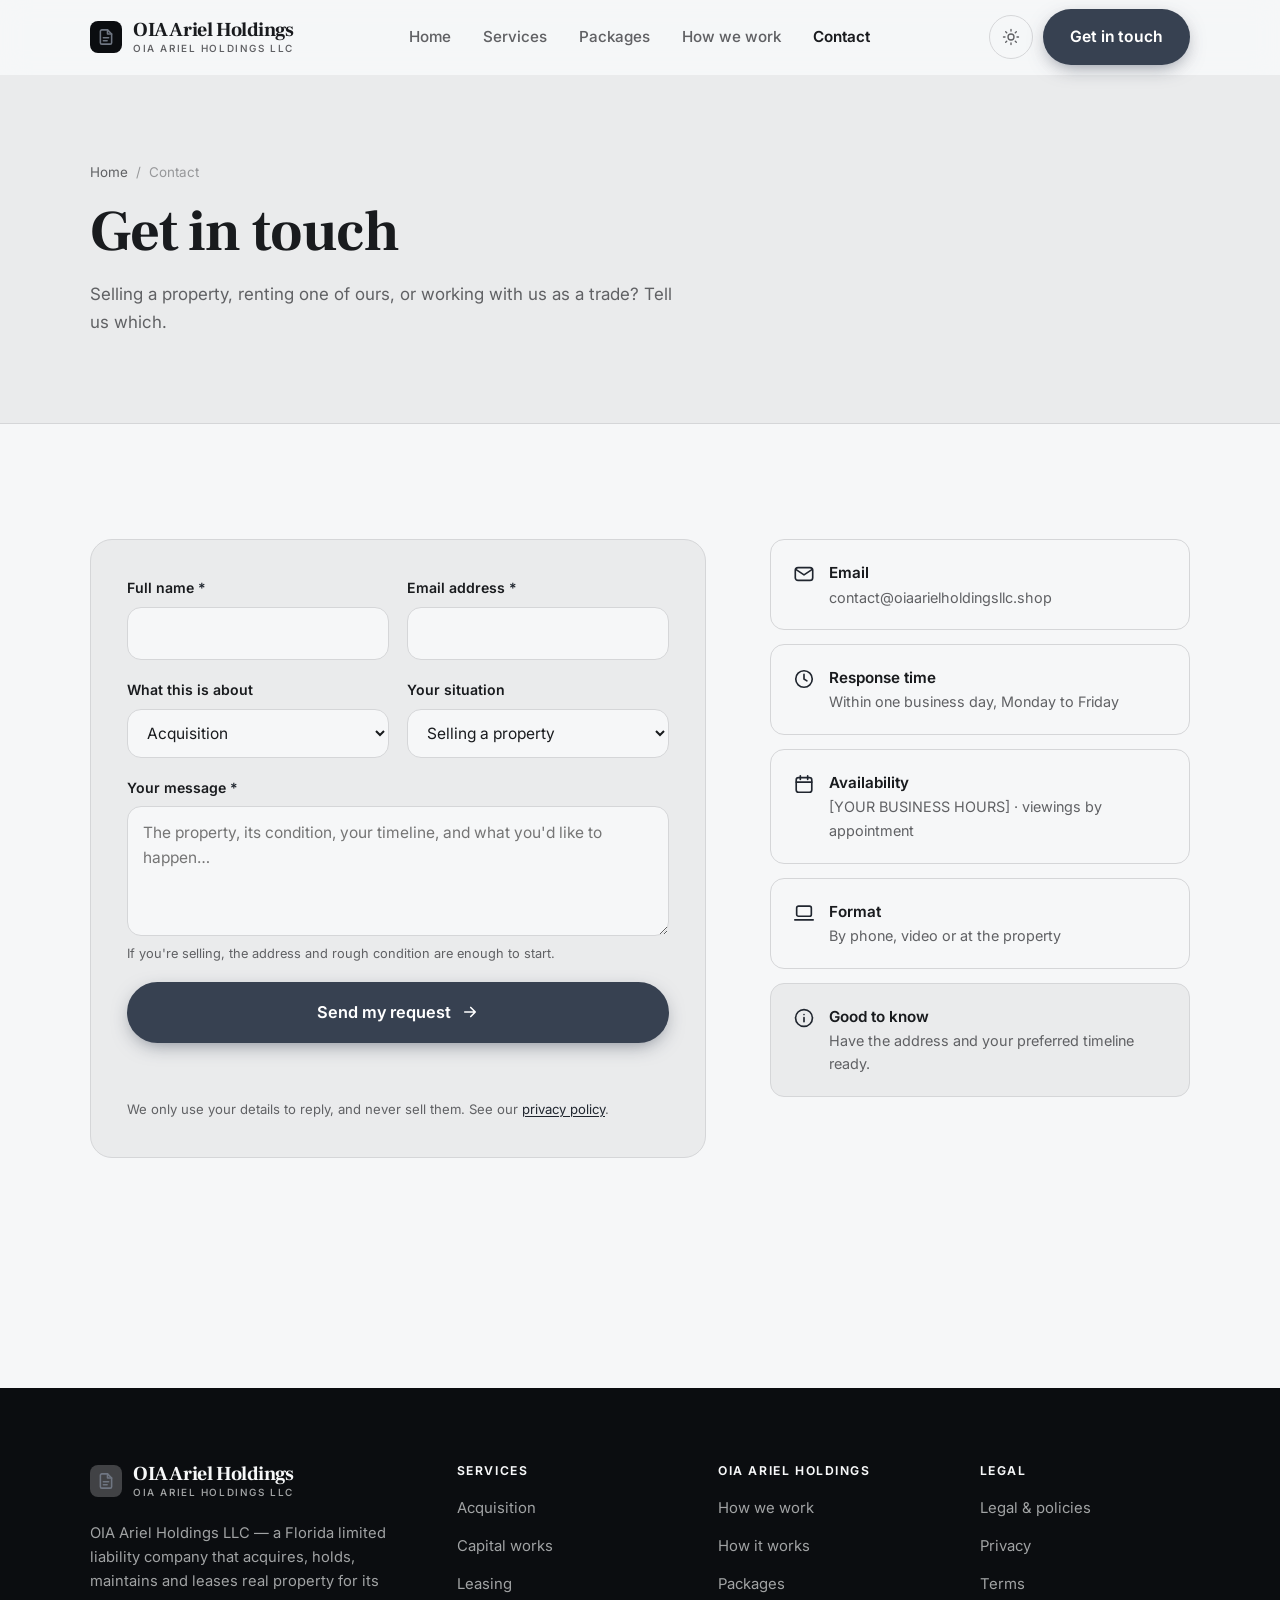
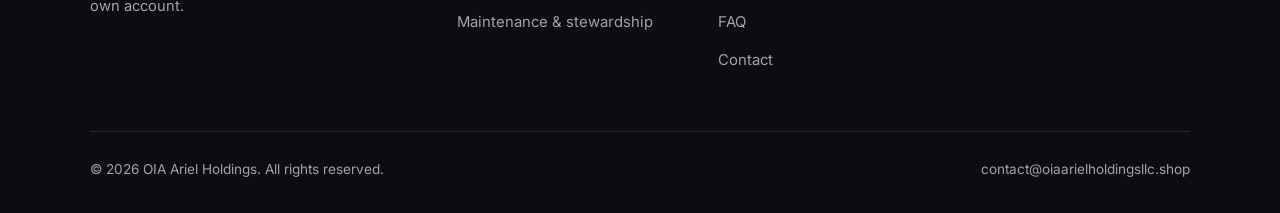
<file: contact.html>
<!DOCTYPE html>
<html lang="en" class="no-js">
<head>
<meta charset="utf-8">
<meta name="viewport" content="width=device-width, initial-scale=1">
<title>Contact — OIA Ariel Holdings</title>
<meta name="description" content="Contact OIA Ariel Holdings LLC. We reply within one business day.">
<link rel="canonical" href="https://oiaarielholdingsllc.shop/contact.html">

<meta property="og:type" content="website">
<meta property="og:url" content="https://oiaarielholdingsllc.shop/contact.html">
<meta property="og:site_name" content="OIA Ariel Holdings">
<meta property="og:locale" content="en_US">
<meta property="og:title" content="Contact — OIA Ariel Holdings">
<meta property="og:description" content="Contact OIA Ariel Holdings LLC. We reply within one business day.">
<meta name="theme-color" content="#0b0d10">

<link rel="icon" href="assets/img/favicon.svg" type="image/svg+xml">
<link rel="preconnect" href="https://fonts.googleapis.com">
<link rel="preconnect" href="https://fonts.gstatic.com" crossorigin>
<link rel="stylesheet" href="https://fonts.googleapis.com/css2?family=Frank+Ruhl+Libre:wght@400..700&family=Inter:wght@400..700&display=swap">
<link rel="stylesheet" href="assets/css/style.css">

<!-- Thème appliqué avant le premier rendu (évite le flash) -->
<script>
document.documentElement.classList.remove('no-js');
(function(){try{var t=localStorage.getItem('site-theme');if(t){document.documentElement.setAttribute('data-theme',t);}}catch(e){}})();
</script>
</head>

<body>
<a class="skip-link" href="#main">Skip to main content</a>

<header class="site-header">
  <nav class="wrap nav" aria-label="Main navigation">
    <a class="brand" href="index.html">
      <svg class="brand__mark" viewBox="0 0 64 64" aria-hidden="true">
        <rect class="bm-bg" width="64" height="64" rx="16"/>
        <g class="bm-ic" transform="translate(14 14) scale(1.5)" fill="none" stroke-width="2.1" stroke-linecap="round" stroke-linejoin="round"><path d="M14 2.5H6.5A2 2 0 0 0 4.5 4.5v15a2 2 0 0 0 2 2h11a2 2 0 0 0 2-2V8z"/><path d="M14 2.5V8h5.5M8.5 13h7M8.5 17h5"/></g>
      </svg>
      <span>OIA Ariel Holdings<span class="brand__sub">OIA Ariel Holdings LLC</span></span>
    </a>

    <ul class="nav__links" id="nav-links">
      <li><a href="index.html">Home</a></li>
      <li><a href="programs.html">Services</a></li>
      <li><a href="index.html#pricing">Packages</a></li>
      <li><a href="about.html">How we work</a></li>
      <li><a href="contact.html" aria-current="page">Contact</a></li>
      <li><a class="btn btn--primary" href="contact.html">Get in touch</a></li>
    </ul>

    <div class="nav__cta">
      <button class="theme-toggle" type="button" aria-label="Switch to dark theme">
        <svg class="icon-sun" viewBox="0 0 24 24" fill="none" stroke="currentColor" stroke-width="1.8" stroke-linecap="round" aria-hidden="true"><circle cx="12" cy="12" r="4"/><path d="M12 2v2m0 16v2M2 12h2m16 0h2M4.9 4.9l1.4 1.4m11.4 11.4 1.4 1.4M19.1 4.9l-1.4 1.4M6.3 17.7l-1.4 1.4"/></svg>
        <svg class="icon-moon" viewBox="0 0 24 24" fill="none" stroke="currentColor" stroke-width="1.8" stroke-linecap="round" stroke-linejoin="round" aria-hidden="true"><path d="M21 12.8A9 9 0 1 1 11.2 3a7 7 0 0 0 9.8 9.8z"/></svg>
      </button>
      <a class="btn btn--primary" href="contact.html">Get in touch</a>
      <button class="nav__toggle" type="button" aria-expanded="false" aria-controls="nav-links" aria-label="Open menu">
        <svg class="icon-open" viewBox="0 0 24 24" fill="none" stroke="currentColor" stroke-width="2" stroke-linecap="round" aria-hidden="true"><path d="M3 6h18M3 12h18M3 18h18"/></svg>
        <svg class="icon-close" viewBox="0 0 24 24" fill="none" stroke="currentColor" stroke-width="2" stroke-linecap="round" aria-hidden="true"><path d="M6 6l12 12M18 6L6 18"/></svg>
      </button>
    </div>
  </nav>
</header>

<main id="main">

<section class="page-head">
  <div class="wrap">
    <nav class="breadcrumb" aria-label="Breadcrumb">
      <a href="index.html">Home</a><span>/</span><span aria-current="page">Contact</span>
    </nav>
    <h1>Get in touch</h1>
    <p>Selling a property, renting one of ours, or working with us as a trade? Tell us which.</p>
  </div>
</section>

<section class="section wrap">
  <div class="form-layout">

    <!--
      FORM: the action attribute holds a placeholder id. Create a free form at
      https://formspree.io and replace VOTRE_ID_FORMSPREE. Until then, the button
      opens the visitor's email app with a pre-filled message to contact@oiaarielholdingsllc.shop.
    -->
    <form class="form" id="contact-form" action="https://formspree.io/f/VOTRE_ID_FORMSPREE" method="POST"
          data-email="contact@oiaarielholdingsllc.shop" data-subject="Property enquiry"
          data-msg-mail="Your email app will open with the message ready to send." data-msg-sending="Sending…"
          data-msg-ok="Thanks! Your message is on its way. We reply within one business day." data-msg-err="Sending failed. Please email us directly at">
      <div class="form__row">
        <div class="field">
          <label for="nom">Full name <span class="req" aria-hidden="true">*</span></label>
          <input type="text" id="nom" name="nom" autocomplete="name" required>
        </div>
        <div class="field">
          <label for="email">Email address <span class="req" aria-hidden="true">*</span></label>
          <input type="email" id="email" name="email" autocomplete="email" required>
        </div>
      </div>

      <div class="form__row">
        <div class="field">
          <label for="programme">What this is about</label>
          <select id="programme" name="programme">
            <option>Acquisition</option>
            <option>Capital works</option>
            <option>Leasing</option>
            <option>Maintenance &amp; stewardship</option>
            <option>Not sure yet</option>
          </select>
        </div>
        <div class="field">
          <label for="niveau">Your situation</label>
          <select id="niveau" name="niveau">
            <option>Selling a property</option>
            <option>Looking to rent</option>
            <option>Trade or supplier</option>
            <option>Something else</option>
          </select>
        </div>
      </div>

      <div class="field">
        <label for="message">Your message <span class="req" aria-hidden="true">*</span></label>
        <textarea id="message" name="message" required placeholder="The property, its condition, your timeline, and what you'd like to happen…"></textarea>
        <span class="field__hint">If you're selling, the address and rough condition are enough to start.</span>
      </div>

      <!-- Bot trap: hidden from humans -->
      <div class="visually-hidden" aria-hidden="true">
        <label for="site-web">Leave this field empty</label>
        <input type="text" id="site-web" name="_gotcha" tabindex="-1" autocomplete="off">
      </div>

      <button class="btn btn--primary btn--lg" type="submit">Send my request <svg viewBox="0 0 24 24" fill="none" stroke="currentColor" stroke-width="2.2" stroke-linecap="round" stroke-linejoin="round" aria-hidden="true"><path d="M5 12h14M13 6l6 6-6 6"/></svg></button>

      <p id="form-status" class="form__status" role="status" aria-live="polite"></p>

      <p class="form__note">
        We only use your details to reply, and never sell them. See our <a href="legal.html#privacy">privacy policy</a>.
      </p>
    </form>

    <aside class="contact-aside">
      <div class="contact-card">
        <svg viewBox="0 0 24 24" fill="none" stroke="currentColor" stroke-width="1.8" stroke-linecap="round" stroke-linejoin="round" aria-hidden="true"><rect x="2.5" y="5" width="19" height="14" rx="3"/><path d="M3 7l9 6 9-6"/></svg>
        <div><b>Email</b><a href="mailto:contact@oiaarielholdingsllc.shop">contact@oiaarielholdingsllc.shop</a></div>
      </div>
      <div class="contact-card">
        <svg viewBox="0 0 24 24" fill="none" stroke="currentColor" stroke-width="1.8" stroke-linecap="round" stroke-linejoin="round" aria-hidden="true"><circle cx="12" cy="12" r="9"/><path d="M12 7v5l3.2 2"/></svg>
        <div><b>Response time</b><span>Within one business day, Monday to Friday</span></div>
      </div>
      <div class="contact-card">
        <svg viewBox="0 0 24 24" fill="none" stroke="currentColor" stroke-width="1.8" stroke-linecap="round" stroke-linejoin="round" aria-hidden="true"><rect x="3.5" y="5" width="17" height="16" rx="2.5"/><path d="M8 3v4M16 3v4M3.5 10h17"/></svg>
        <div><b>Availability</b><span>[YOUR BUSINESS HOURS] · viewings by appointment</span></div>
      </div>
      <div class="contact-card">
        <svg viewBox="0 0 24 24" fill="none" stroke="currentColor" stroke-width="1.8" stroke-linecap="round" stroke-linejoin="round" aria-hidden="true"><rect x="4" y="4.5" width="16" height="11" rx="2"/><path d="M2 19.5h20"/></svg>
        <div><b>Format</b><span>By phone, video or at the property</span></div>
      </div>
      <div class="contact-card contact-card--soft">
        <svg viewBox="0 0 24 24" fill="none" stroke="currentColor" stroke-width="1.8" stroke-linecap="round" stroke-linejoin="round" aria-hidden="true"><circle cx="12" cy="12" r="9.2"/><path d="M12 16v-4.5M12 8.2v.1"/></svg>
        <div><b>Good to know</b><span>Have the address and your preferred timeline ready.</span></div>
      </div>
    </aside>

  </div>
</section>

</main>

<footer class="site-footer">
  <div class="wrap">
    <div class="footer__grid">
      <div class="footer__brand">
        <a class="brand" href="index.html">
          <svg class="brand__mark" viewBox="0 0 64 64" aria-hidden="true">
        <rect class="bm-bg" width="64" height="64" rx="16"/>
        <g class="bm-ic" transform="translate(14 14) scale(1.5)" fill="none" stroke-width="2.1" stroke-linecap="round" stroke-linejoin="round"><path d="M14 2.5H6.5A2 2 0 0 0 4.5 4.5v15a2 2 0 0 0 2 2h11a2 2 0 0 0 2-2V8z"/><path d="M14 2.5V8h5.5M8.5 13h7M8.5 17h5"/></g>
      </svg>
          <span>OIA Ariel Holdings<span class="brand__sub">OIA Ariel Holdings LLC</span></span>
        </a>
        <p>OIA Ariel Holdings LLC — a Florida limited liability company that acquires, holds, maintains and leases real property for its own account.</p>
      </div>

      <div class="footer__col">
        <h4>Services</h4>
        <ul>
          <li><a href="programs.html#acquisition">Acquisition</a></li>
          <li><a href="programs.html#works">Capital works</a></li>
          <li><a href="programs.html#leasing">Leasing</a></li>
          <li><a href="programs.html#stewardship">Maintenance &amp; stewardship</a></li>
        </ul>
      </div>

      <div class="footer__col">
        <h4>OIA Ariel Holdings</h4>
        <ul>
          <li><a href="about.html">How we work</a></li>
          <li><a href="index.html#how-it-works">How it works</a></li>
          <li><a href="index.html#pricing">Packages</a></li>
          <li><a href="index.html#faq">FAQ</a></li>
          <li><a href="contact.html">Contact</a></li>
        </ul>
      </div>

      <div class="footer__col">
        <h4>Legal</h4>
        <ul>
          <li><a href="legal.html">Legal &amp; policies</a></li>
          <li><a href="legal.html#privacy">Privacy</a></li>
          <li><a href="legal.html#terms">Terms</a></li>
        </ul>
      </div>
    </div>

    <div class="footer__bottom">
      <p>© <span data-year>2026</span> OIA Ariel Holdings. All rights reserved.</p>
      <p><a href="mailto:contact@oiaarielholdingsllc.shop">contact@oiaarielholdingsllc.shop</a></p>
    </div>
  </div>
</footer>

<script src="assets/js/main.js" defer></script>
</body>
</html>
</file>
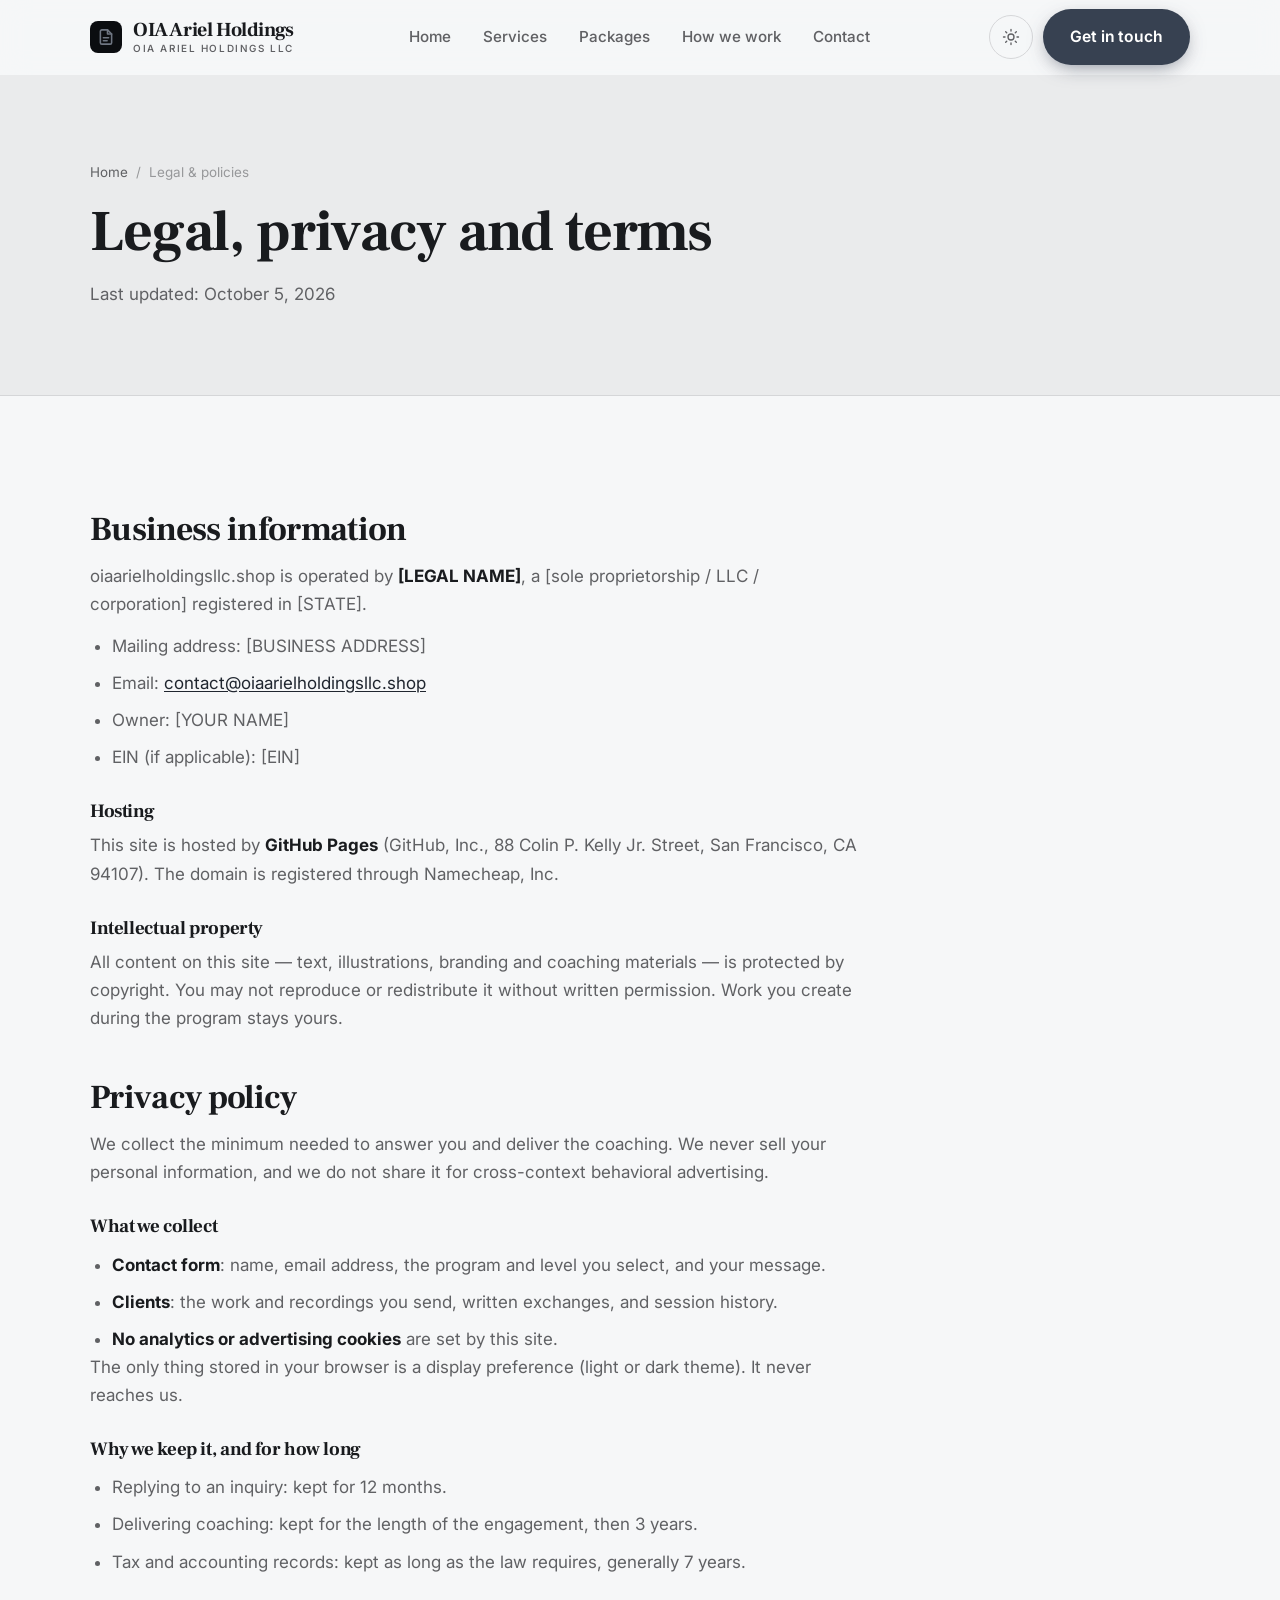
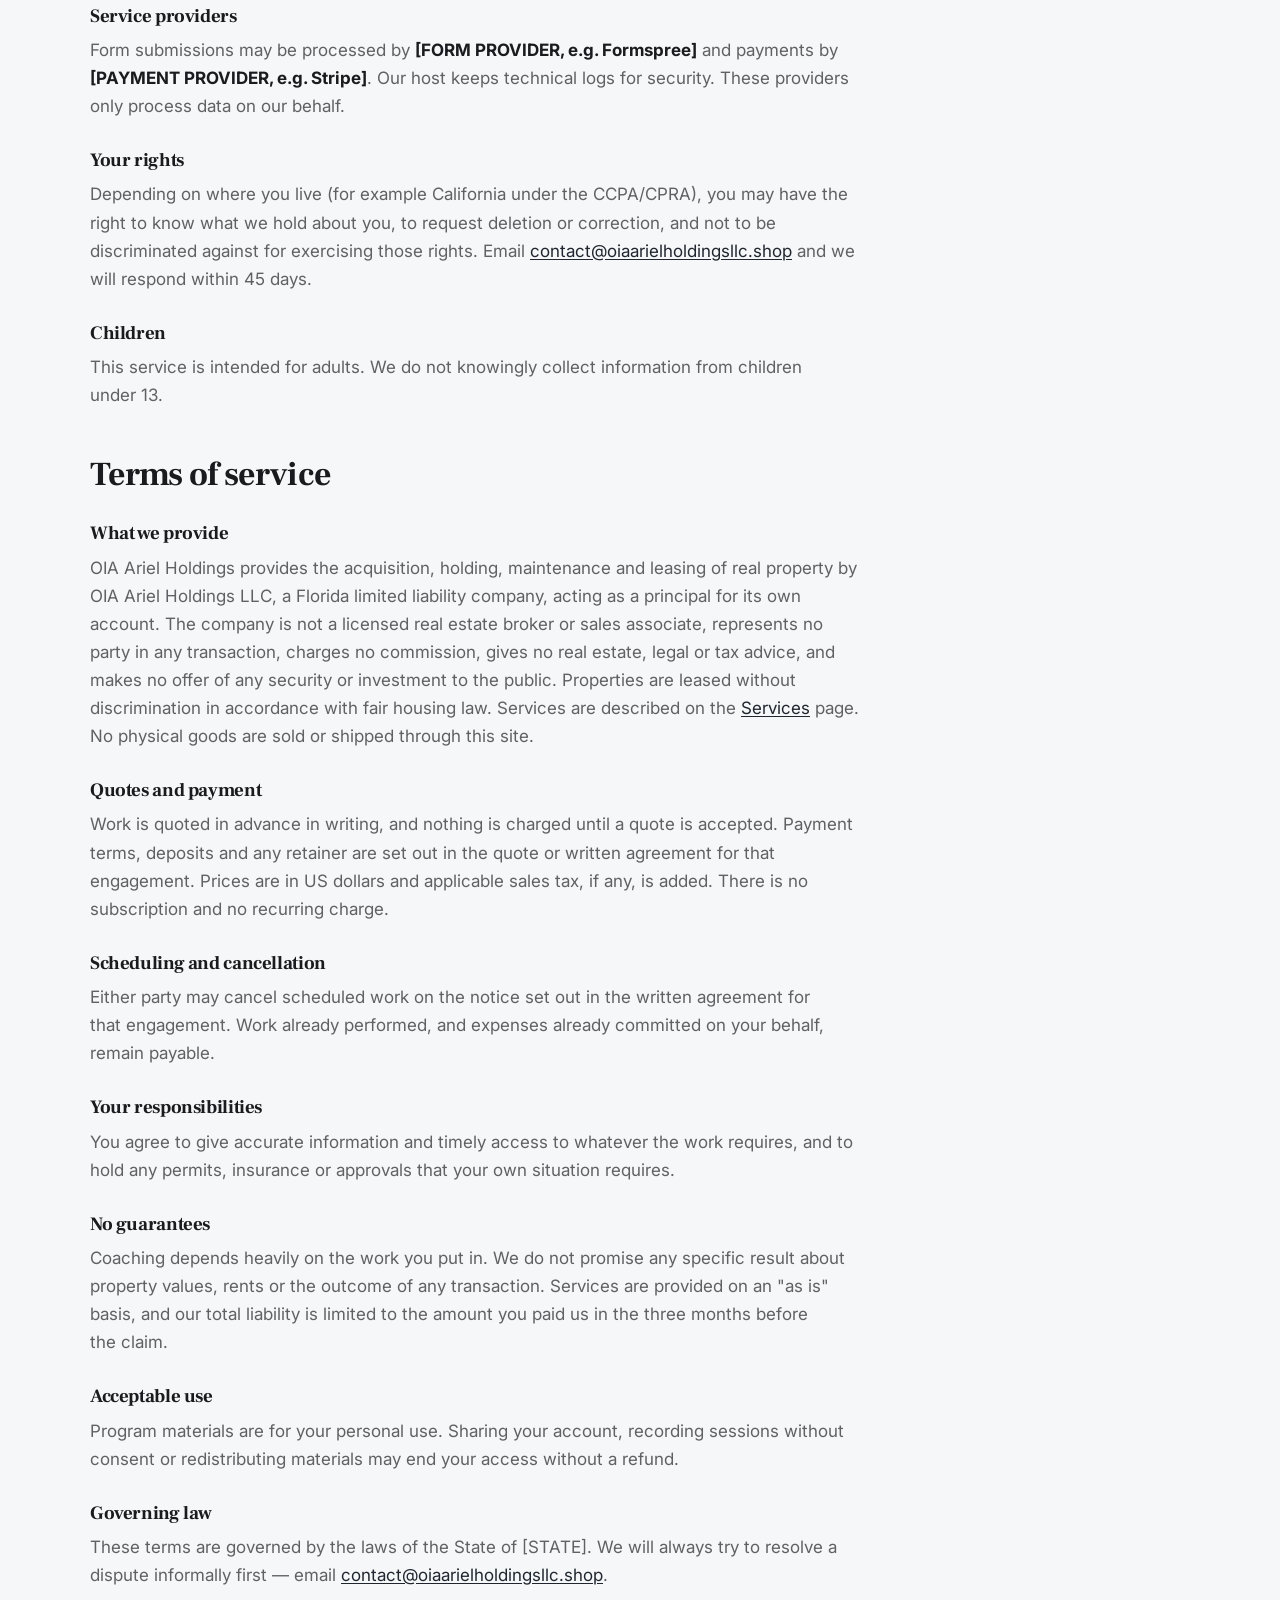
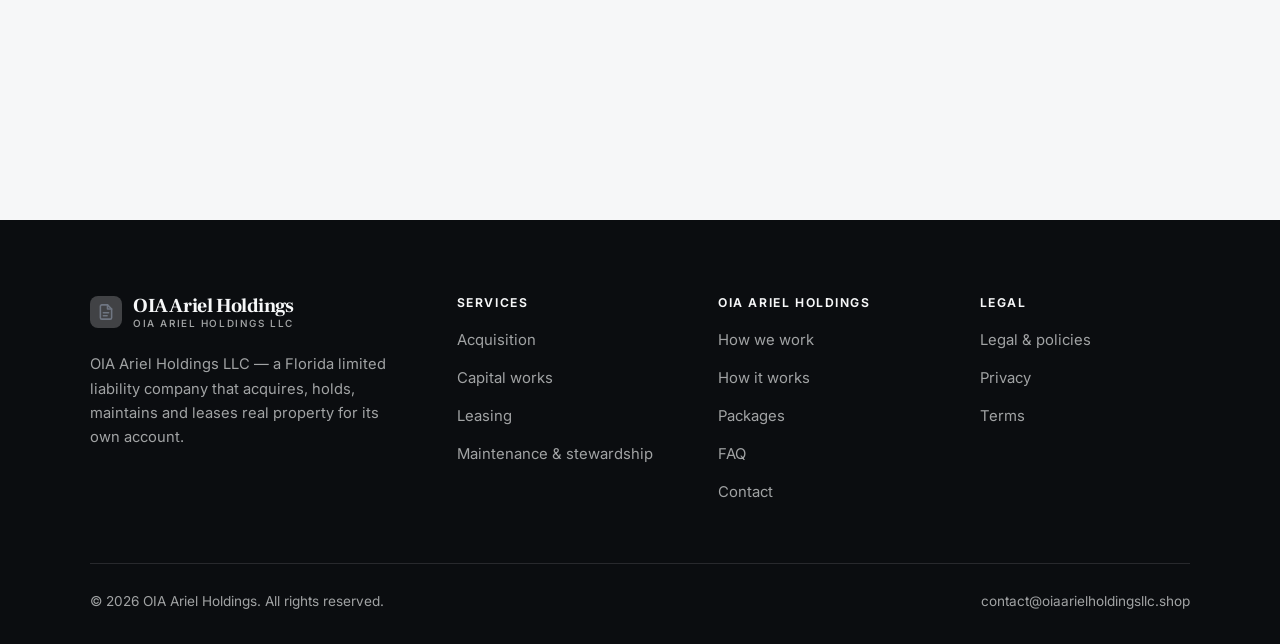
<file: legal.html>
<!DOCTYPE html>
<html lang="en" class="no-js">
<head>
<meta charset="utf-8">
<meta name="viewport" content="width=device-width, initial-scale=1">
<title>Legal, privacy and terms — OIA Ariel Holdings</title>
<meta name="description" content="Business information, privacy policy and terms of service for OIA Ariel Holdings.">
<meta name="robots" content="noindex">

<meta property="og:type" content="website">
<meta property="og:url" content="https://oiaarielholdingsllc.shop/legal.html">
<meta property="og:site_name" content="OIA Ariel Holdings">
<meta property="og:locale" content="en_US">
<meta property="og:title" content="Legal, privacy and terms — OIA Ariel Holdings">
<meta property="og:description" content="Business information, privacy policy and terms of service for OIA Ariel Holdings.">
<meta name="theme-color" content="#0b0d10">

<link rel="icon" href="assets/img/favicon.svg" type="image/svg+xml">
<link rel="preconnect" href="https://fonts.googleapis.com">
<link rel="preconnect" href="https://fonts.gstatic.com" crossorigin>
<link rel="stylesheet" href="https://fonts.googleapis.com/css2?family=Frank+Ruhl+Libre:wght@400..700&family=Inter:wght@400..700&display=swap">
<link rel="stylesheet" href="assets/css/style.css">

<!-- Thème appliqué avant le premier rendu (évite le flash) -->
<script>
document.documentElement.classList.remove('no-js');
(function(){try{var t=localStorage.getItem('site-theme');if(t){document.documentElement.setAttribute('data-theme',t);}}catch(e){}})();
</script>
</head>

<body>
<a class="skip-link" href="#main">Skip to main content</a>

<header class="site-header">
  <nav class="wrap nav" aria-label="Main navigation">
    <a class="brand" href="index.html">
      <svg class="brand__mark" viewBox="0 0 64 64" aria-hidden="true">
        <rect class="bm-bg" width="64" height="64" rx="16"/>
        <g class="bm-ic" transform="translate(14 14) scale(1.5)" fill="none" stroke-width="2.1" stroke-linecap="round" stroke-linejoin="round"><path d="M14 2.5H6.5A2 2 0 0 0 4.5 4.5v15a2 2 0 0 0 2 2h11a2 2 0 0 0 2-2V8z"/><path d="M14 2.5V8h5.5M8.5 13h7M8.5 17h5"/></g>
      </svg>
      <span>OIA Ariel Holdings<span class="brand__sub">OIA Ariel Holdings LLC</span></span>
    </a>

    <ul class="nav__links" id="nav-links">
      <li><a href="index.html">Home</a></li>
      <li><a href="programs.html">Services</a></li>
      <li><a href="index.html#pricing">Packages</a></li>
      <li><a href="about.html">How we work</a></li>
      <li><a href="contact.html">Contact</a></li>
      <li><a class="btn btn--primary" href="contact.html">Get in touch</a></li>
    </ul>

    <div class="nav__cta">
      <button class="theme-toggle" type="button" aria-label="Switch to dark theme">
        <svg class="icon-sun" viewBox="0 0 24 24" fill="none" stroke="currentColor" stroke-width="1.8" stroke-linecap="round" aria-hidden="true"><circle cx="12" cy="12" r="4"/><path d="M12 2v2m0 16v2M2 12h2m16 0h2M4.9 4.9l1.4 1.4m11.4 11.4 1.4 1.4M19.1 4.9l-1.4 1.4M6.3 17.7l-1.4 1.4"/></svg>
        <svg class="icon-moon" viewBox="0 0 24 24" fill="none" stroke="currentColor" stroke-width="1.8" stroke-linecap="round" stroke-linejoin="round" aria-hidden="true"><path d="M21 12.8A9 9 0 1 1 11.2 3a7 7 0 0 0 9.8 9.8z"/></svg>
      </button>
      <a class="btn btn--primary" href="contact.html">Get in touch</a>
      <button class="nav__toggle" type="button" aria-expanded="false" aria-controls="nav-links" aria-label="Open menu">
        <svg class="icon-open" viewBox="0 0 24 24" fill="none" stroke="currentColor" stroke-width="2" stroke-linecap="round" aria-hidden="true"><path d="M3 6h18M3 12h18M3 18h18"/></svg>
        <svg class="icon-close" viewBox="0 0 24 24" fill="none" stroke="currentColor" stroke-width="2" stroke-linecap="round" aria-hidden="true"><path d="M6 6l12 12M18 6L6 18"/></svg>
      </button>
    </div>
  </nav>
</header>

<main id="main">

<section class="page-head">
  <div class="wrap">
    <nav class="breadcrumb" aria-label="Breadcrumb">
      <a href="index.html">Home</a><span>/</span><span aria-current="page">Legal &amp; policies</span>
    </nav>
    <h1>Legal, privacy and terms</h1>
    <p>Last updated: <time datetime="2026-10-05">October 5, 2026</time></p>
  </div>
</section>

<section class="section wrap">
  <div class="prose">

    <!--
      TO DO: this is a skeleton, not legal advice. Replace every [BRACKET] with
      your real details before selling, and have a lawyer review it if you can.
      Consumer protection rules differ by state.
    -->

    <h2 id="business">Business information</h2>
    <p>
      oiaarielholdingsllc.shop is operated by <strong>[LEGAL NAME]</strong>, a [sole proprietorship / LLC / corporation]
      registered in [STATE].
    </p>
    <ul>
      <li>Mailing address: [BUSINESS ADDRESS]</li>
      <li>Email: <a href="mailto:contact@oiaarielholdingsllc.shop">contact@oiaarielholdingsllc.shop</a></li>
      <li>Owner: [YOUR NAME]</li>
      <li>EIN (if applicable): [EIN]</li>
    </ul>

    <h3>Hosting</h3>
    <p>
      This site is hosted by <strong>GitHub Pages</strong> (GitHub, Inc., 88 Colin P. Kelly Jr. Street,
      San Francisco, CA 94107). The domain is registered through Namecheap, Inc.
    </p>

    <h3>Intellectual property</h3>
    <p>
      All content on this site — text, illustrations, branding and coaching materials — is protected by
      copyright. You may not reproduce or redistribute it without written permission. Work you create during
      the program stays yours.
    </p>

    <h2 id="privacy">Privacy policy</h2>
    <p>
      We collect the minimum needed to answer you and deliver the coaching. We never sell your personal
      information, and we do not share it for cross-context behavioral advertising.
    </p>
    <h3>What we collect</h3>
    <ul>
      <li><strong>Contact form</strong>: name, email address, the program and level you select, and your message.</li>
      <li><strong>Clients</strong>: the work and recordings you send, written exchanges, and session history.</li>
      <li><strong>No analytics or advertising cookies</strong> are set by this site.</li>
    </ul>
    <p>
      The only thing stored in your browser is a display preference (light or dark theme). It never reaches us.
    </p>
    <h3>Why we keep it, and for how long</h3>
    <ul>
      <li>Replying to an inquiry: kept for 12 months.</li>
      <li>Delivering coaching: kept for the length of the engagement, then 3 years.</li>
      <li>Tax and accounting records: kept as long as the law requires, generally 7 years.</li>
    </ul>
    <h3>Service providers</h3>
    <p>
      Form submissions may be processed by <strong>[FORM PROVIDER, e.g. Formspree]</strong> and payments by
      <strong>[PAYMENT PROVIDER, e.g. Stripe]</strong>. Our host keeps technical logs for security. These
      providers only process data on our behalf.
    </p>
    <h3>Your rights</h3>
    <p>
      Depending on where you live (for example California under the CCPA/CPRA), you may have the right to
      know what we hold about you, to request deletion or correction, and not to be discriminated against for
      exercising those rights. Email <a href="mailto:contact@oiaarielholdingsllc.shop">contact@oiaarielholdingsllc.shop</a> and we will respond within 45 days.
    </p>
    <h3>Children</h3>
    <p>
      This service is intended for adults. We do not knowingly collect information from children under 13.
    </p>

    <h2 id="terms">Terms of service</h2>
    <h3>What we provide</h3>
    <p>
      OIA Ariel Holdings provides the acquisition, holding, maintenance and leasing of real property by OIA Ariel Holdings LLC, a Florida limited liability company, acting as a principal for its own account. The company is not a licensed real estate broker or sales associate, represents no party in any transaction, charges no commission, gives no real estate, legal or tax advice, and makes no offer of any security or investment to the public. Properties are leased without discrimination in accordance with fair housing law. Services are described on the
      <a href="programs.html">Services</a> page. No physical goods are sold or shipped through this site.
    </p>
    <h3>Quotes and payment</h3>
    <p>
      Work is quoted in advance in writing, and nothing is charged until a quote is accepted. Payment terms,
      deposits and any retainer are set out in the quote or written agreement for that engagement. Prices are in
      US dollars and applicable sales tax, if any, is added. There is no subscription and no recurring charge.
    </p>
    <h3>Scheduling and cancellation</h3>
    <p>
      Either party may cancel scheduled work on the notice set out in the written agreement for that engagement.
      Work already performed, and expenses already committed on your behalf, remain payable.
    </p>
    <h3>Your responsibilities</h3>
    <p>
      You agree to give accurate information and timely access to whatever the work requires, and to hold any
      permits, insurance or approvals that your own situation requires.
    </p>

    <h3>No guarantees</h3>
    <p>
      Coaching depends heavily on the work you put in. We do not promise any specific result
      about property values, rents or the outcome of any transaction. Services are provided on an "as is" basis, and our total
      liability is limited to the amount you paid us in the three months before the claim.
    </p>
    <h3>Acceptable use</h3>
    <p>
      Program materials are for your personal use. Sharing your account, recording sessions without consent
      or redistributing materials may end your access without a refund.
    </p>
    <h3>Governing law</h3>
    <p>
      These terms are governed by the laws of the State of [STATE]. We will always try to resolve a dispute
      informally first — email <a href="mailto:contact@oiaarielholdingsllc.shop">contact@oiaarielholdingsllc.shop</a>.
    </p>

  </div>
</section>

</main>

<footer class="site-footer">
  <div class="wrap">
    <div class="footer__grid">
      <div class="footer__brand">
        <a class="brand" href="index.html">
          <svg class="brand__mark" viewBox="0 0 64 64" aria-hidden="true">
        <rect class="bm-bg" width="64" height="64" rx="16"/>
        <g class="bm-ic" transform="translate(14 14) scale(1.5)" fill="none" stroke-width="2.1" stroke-linecap="round" stroke-linejoin="round"><path d="M14 2.5H6.5A2 2 0 0 0 4.5 4.5v15a2 2 0 0 0 2 2h11a2 2 0 0 0 2-2V8z"/><path d="M14 2.5V8h5.5M8.5 13h7M8.5 17h5"/></g>
      </svg>
          <span>OIA Ariel Holdings<span class="brand__sub">OIA Ariel Holdings LLC</span></span>
        </a>
        <p>OIA Ariel Holdings LLC — a Florida limited liability company that acquires, holds, maintains and leases real property for its own account.</p>
      </div>

      <div class="footer__col">
        <h4>Services</h4>
        <ul>
          <li><a href="programs.html#acquisition">Acquisition</a></li>
          <li><a href="programs.html#works">Capital works</a></li>
          <li><a href="programs.html#leasing">Leasing</a></li>
          <li><a href="programs.html#stewardship">Maintenance &amp; stewardship</a></li>
        </ul>
      </div>

      <div class="footer__col">
        <h4>OIA Ariel Holdings</h4>
        <ul>
          <li><a href="about.html">How we work</a></li>
          <li><a href="index.html#how-it-works">How it works</a></li>
          <li><a href="index.html#pricing">Packages</a></li>
          <li><a href="index.html#faq">FAQ</a></li>
          <li><a href="contact.html">Contact</a></li>
        </ul>
      </div>

      <div class="footer__col">
        <h4>Legal</h4>
        <ul>
          <li><a href="legal.html">Legal &amp; policies</a></li>
          <li><a href="legal.html#privacy">Privacy</a></li>
          <li><a href="legal.html#terms">Terms</a></li>
        </ul>
      </div>
    </div>

    <div class="footer__bottom">
      <p>© <span data-year>2026</span> OIA Ariel Holdings. All rights reserved.</p>
      <p><a href="mailto:contact@oiaarielholdingsllc.shop">contact@oiaarielholdingsllc.shop</a></p>
    </div>
  </div>
</footer>

<script src="assets/js/main.js" defer></script>
</body>
</html>
</file>
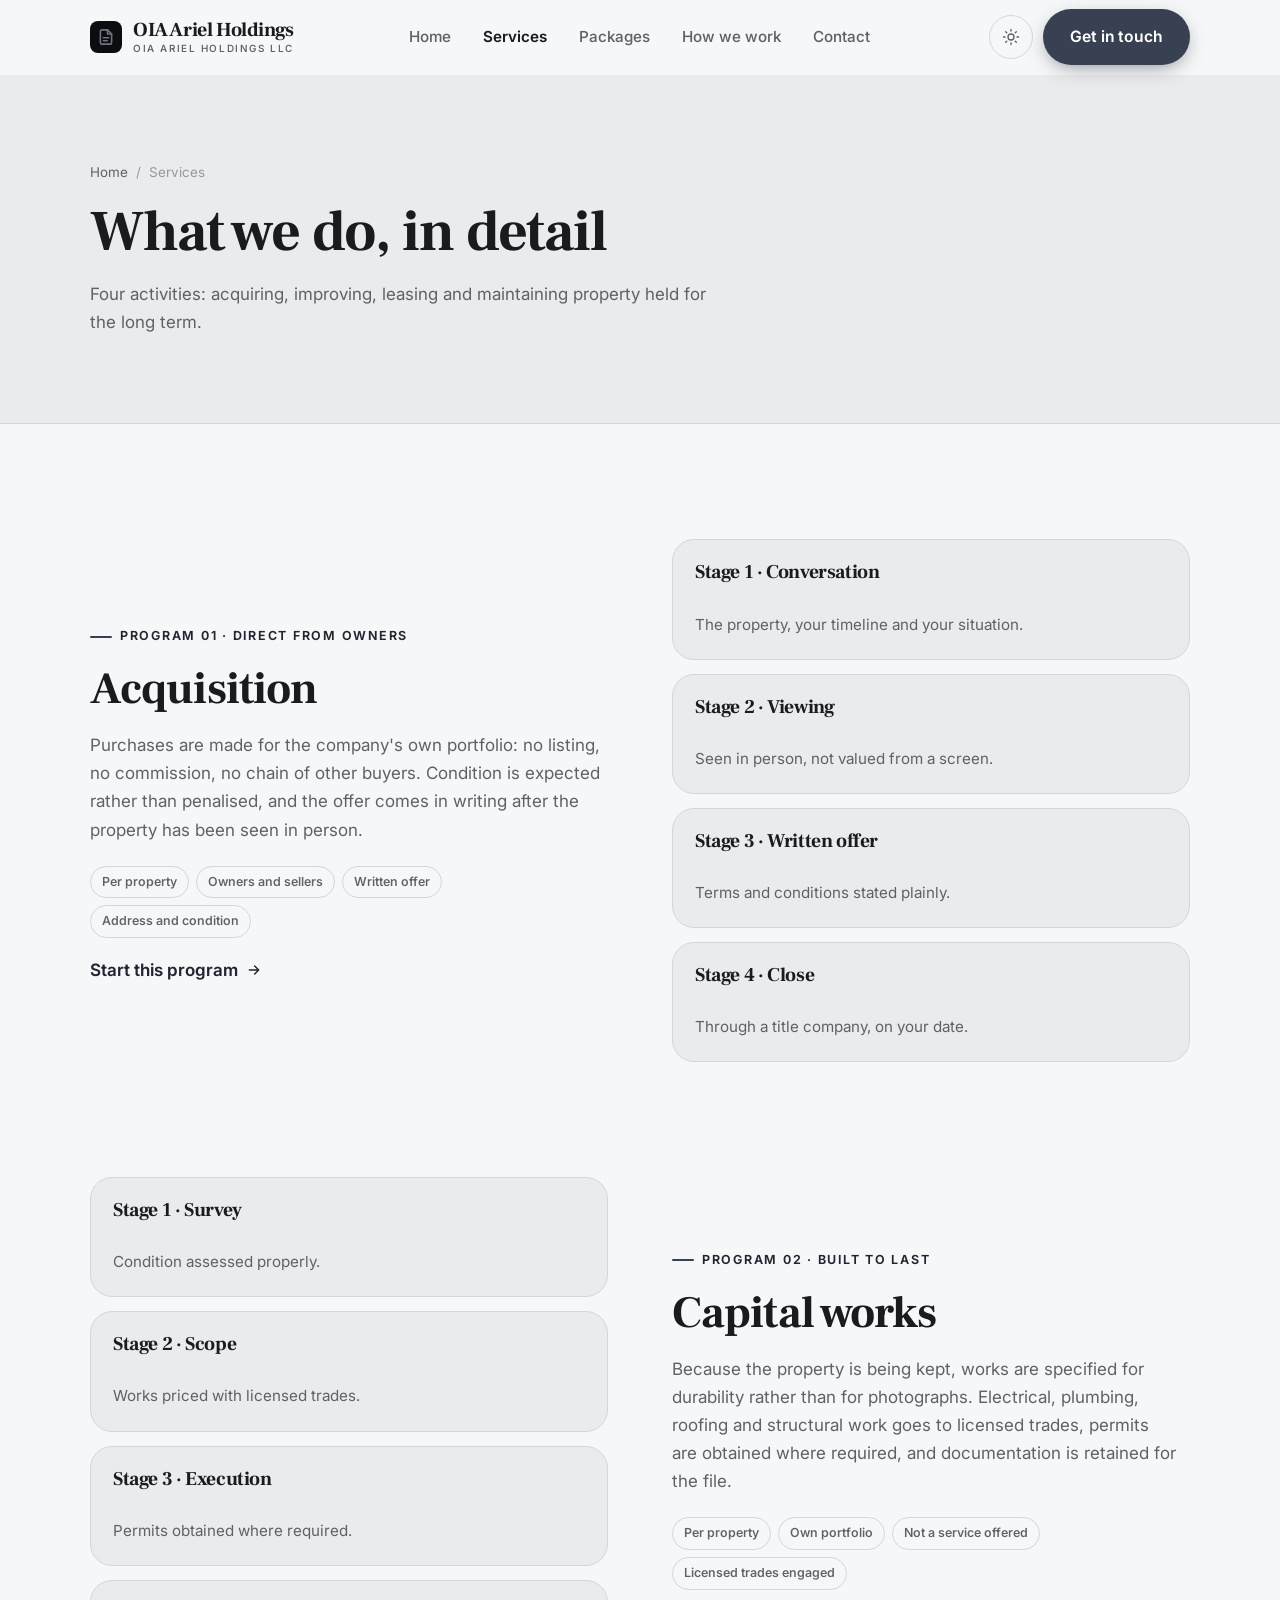
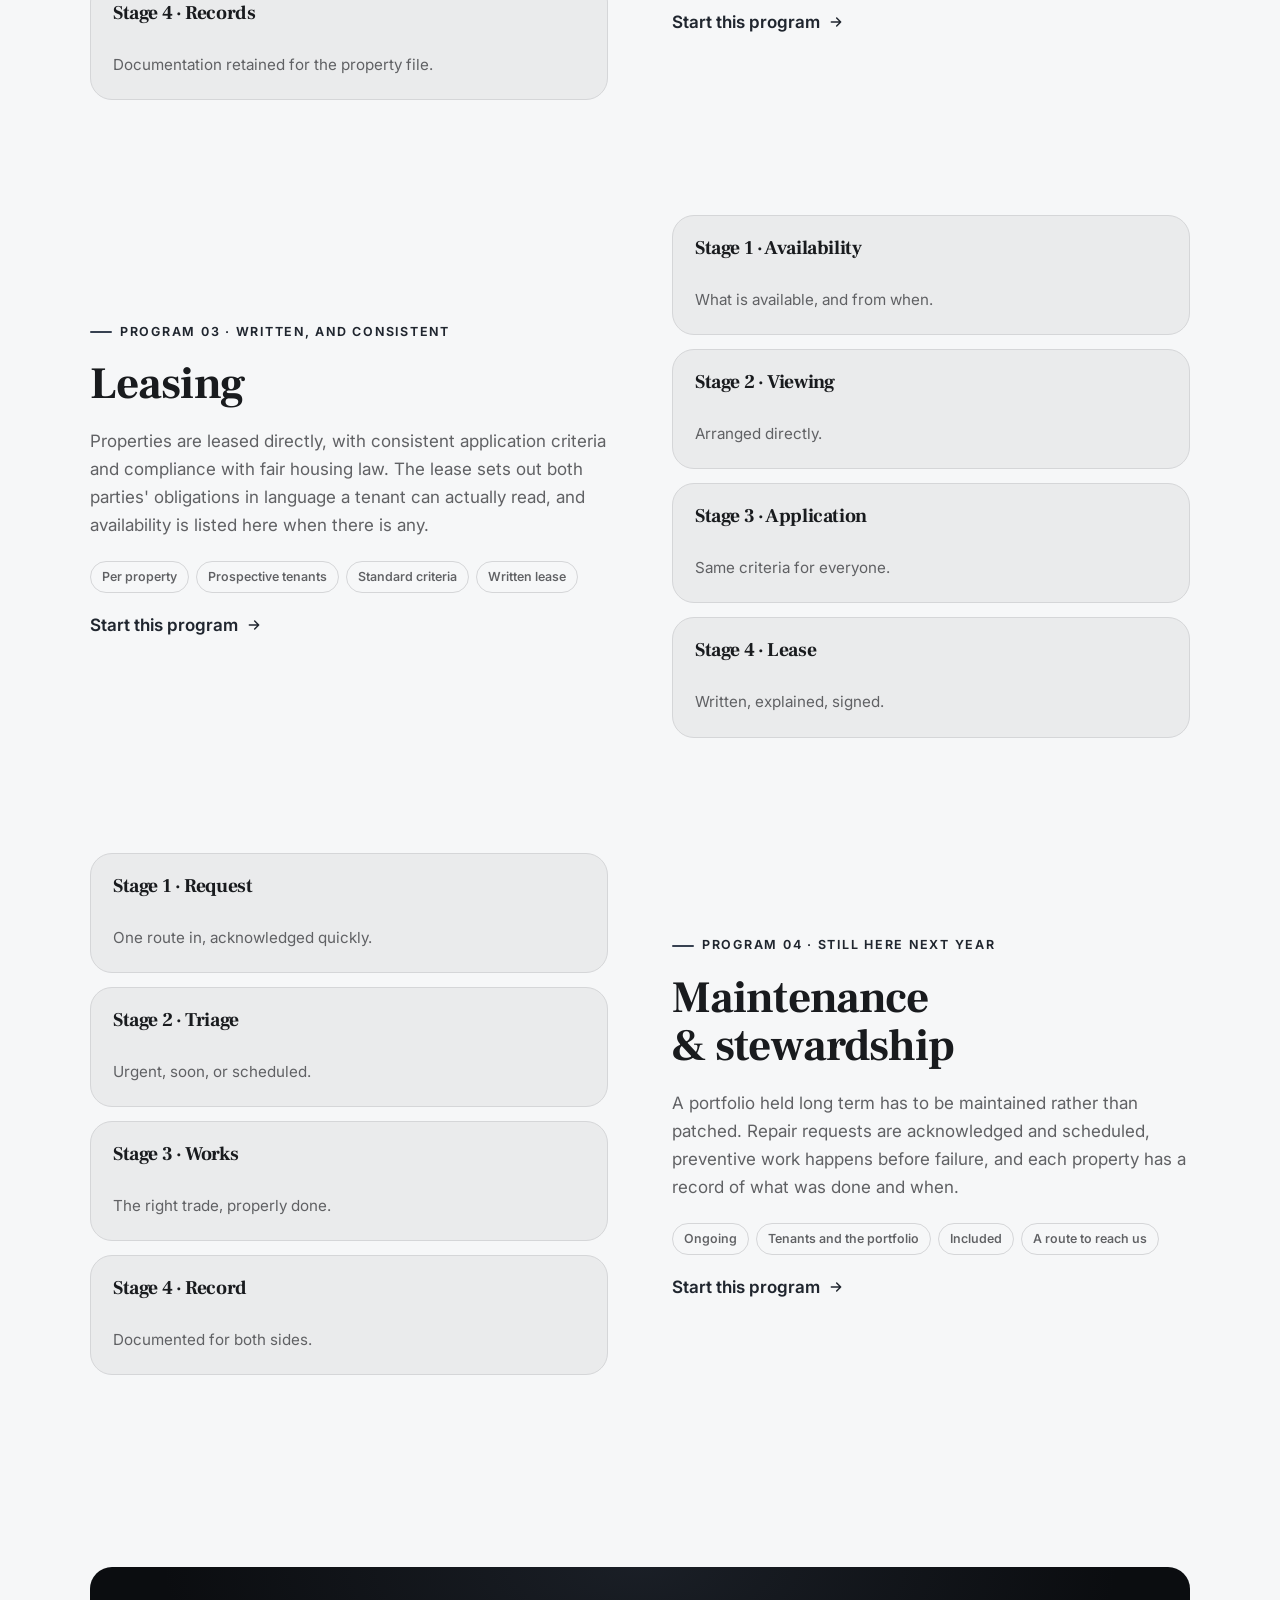
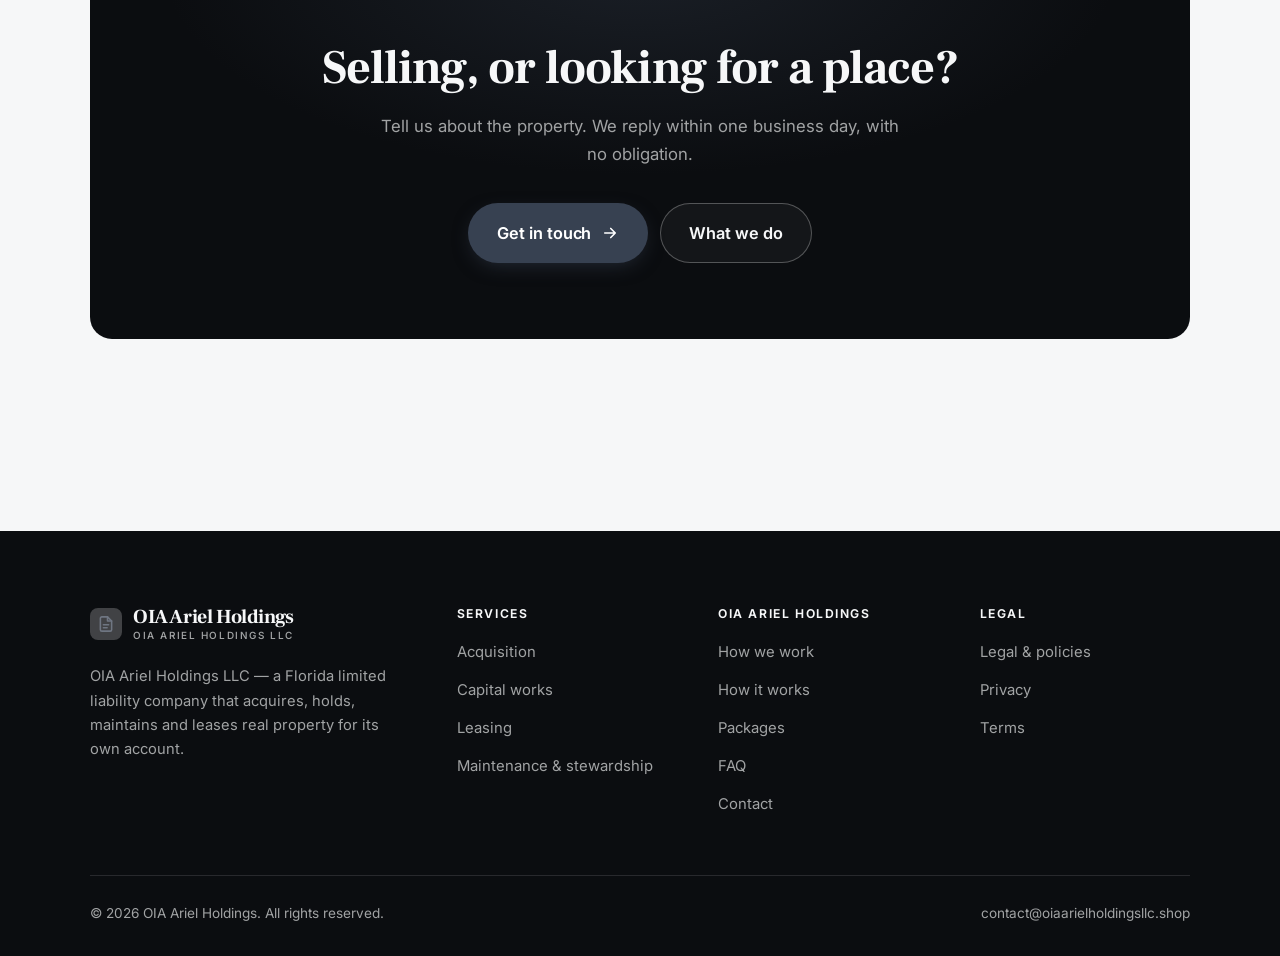
<file: programs.html>
<!DOCTYPE html>
<html lang="en" class="no-js">
<head>
<meta charset="utf-8">
<meta name="viewport" content="width=device-width, initial-scale=1">
<title>Services — OIA Ariel Holdings</title>
<meta name="description" content="OIA Ariel Holdings LLC: property acquisition, capital works, leasing, maintenance and stewardship.">
<link rel="canonical" href="https://oiaarielholdingsllc.shop/programs.html">

<meta property="og:type" content="website">
<meta property="og:url" content="https://oiaarielholdingsllc.shop/programs.html">
<meta property="og:site_name" content="OIA Ariel Holdings">
<meta property="og:locale" content="en_US">
<meta property="og:title" content="Services — OIA Ariel Holdings">
<meta property="og:description" content="OIA Ariel Holdings LLC: property acquisition, capital works, leasing, maintenance and stewardship.">
<meta name="theme-color" content="#0b0d10">

<link rel="icon" href="assets/img/favicon.svg" type="image/svg+xml">
<link rel="preconnect" href="https://fonts.googleapis.com">
<link rel="preconnect" href="https://fonts.gstatic.com" crossorigin>
<link rel="stylesheet" href="https://fonts.googleapis.com/css2?family=Frank+Ruhl+Libre:wght@400..700&family=Inter:wght@400..700&display=swap">
<link rel="stylesheet" href="assets/css/style.css">

<!-- Thème appliqué avant le premier rendu (évite le flash) -->
<script>
document.documentElement.classList.remove('no-js');
(function(){try{var t=localStorage.getItem('site-theme');if(t){document.documentElement.setAttribute('data-theme',t);}}catch(e){}})();
</script>
</head>

<body>
<a class="skip-link" href="#main">Skip to main content</a>

<header class="site-header">
  <nav class="wrap nav" aria-label="Main navigation">
    <a class="brand" href="index.html">
      <svg class="brand__mark" viewBox="0 0 64 64" aria-hidden="true">
        <rect class="bm-bg" width="64" height="64" rx="16"/>
        <g class="bm-ic" transform="translate(14 14) scale(1.5)" fill="none" stroke-width="2.1" stroke-linecap="round" stroke-linejoin="round"><path d="M14 2.5H6.5A2 2 0 0 0 4.5 4.5v15a2 2 0 0 0 2 2h11a2 2 0 0 0 2-2V8z"/><path d="M14 2.5V8h5.5M8.5 13h7M8.5 17h5"/></g>
      </svg>
      <span>OIA Ariel Holdings<span class="brand__sub">OIA Ariel Holdings LLC</span></span>
    </a>

    <ul class="nav__links" id="nav-links">
      <li><a href="index.html">Home</a></li>
      <li><a href="programs.html" aria-current="page">Services</a></li>
      <li><a href="index.html#pricing">Packages</a></li>
      <li><a href="about.html">How we work</a></li>
      <li><a href="contact.html">Contact</a></li>
      <li><a class="btn btn--primary" href="contact.html">Get in touch</a></li>
    </ul>

    <div class="nav__cta">
      <button class="theme-toggle" type="button" aria-label="Switch to dark theme">
        <svg class="icon-sun" viewBox="0 0 24 24" fill="none" stroke="currentColor" stroke-width="1.8" stroke-linecap="round" aria-hidden="true"><circle cx="12" cy="12" r="4"/><path d="M12 2v2m0 16v2M2 12h2m16 0h2M4.9 4.9l1.4 1.4m11.4 11.4 1.4 1.4M19.1 4.9l-1.4 1.4M6.3 17.7l-1.4 1.4"/></svg>
        <svg class="icon-moon" viewBox="0 0 24 24" fill="none" stroke="currentColor" stroke-width="1.8" stroke-linecap="round" stroke-linejoin="round" aria-hidden="true"><path d="M21 12.8A9 9 0 1 1 11.2 3a7 7 0 0 0 9.8 9.8z"/></svg>
      </button>
      <a class="btn btn--primary" href="contact.html">Get in touch</a>
      <button class="nav__toggle" type="button" aria-expanded="false" aria-controls="nav-links" aria-label="Open menu">
        <svg class="icon-open" viewBox="0 0 24 24" fill="none" stroke="currentColor" stroke-width="2" stroke-linecap="round" aria-hidden="true"><path d="M3 6h18M3 12h18M3 18h18"/></svg>
        <svg class="icon-close" viewBox="0 0 24 24" fill="none" stroke="currentColor" stroke-width="2" stroke-linecap="round" aria-hidden="true"><path d="M6 6l12 12M18 6L6 18"/></svg>
      </button>
    </div>
  </nav>
</header>

<main id="main">

<section class="page-head">
  <div class="wrap">
    <nav class="breadcrumb" aria-label="Breadcrumb">
      <a href="index.html">Home</a><span>/</span><span aria-current="page">Services</span>
    </nav>
    <h1>What we do, in detail</h1>
    <p>Four activities: acquiring, improving, leasing and maintaining property held for the long term.</p>
  </div>
</section>

<section class="section wrap" id="acquisition">
  <div class="split reveal">
    <div>
      <span class="eyebrow">Program 01 · Direct from owners</span>
      <h2>Acquisition</h2>
      <p>Purchases are made for the company's own portfolio: no listing, no commission, no chain of other buyers. Condition is expected rather than penalised, and the offer comes in writing after the property has been seen in person.</p>
      <ul class="tags"><li>Per property</li><li>Owners and sellers</li><li>Written offer</li><li>Address and condition</li></ul>
      <p><a class="arrow-link" href="contact.html">Start this program <svg viewBox="0 0 24 24" fill="none" stroke="currentColor" stroke-width="2.2" stroke-linecap="round" stroke-linejoin="round" aria-hidden="true"><path d="M5 12h14M13 6l6 6-6 6"/></svg></a></p>
    </div>
    <div class="grid grid--2 grid--tight">
      <article class="card card--sm">
        <h3>Stage 1 · Conversation</h3>
        <p>The property, your timeline and your situation.</p>
      </article>
      <article class="card card--sm">
        <h3>Stage 2 · Viewing</h3>
        <p>Seen in person, not valued from a screen.</p>
      </article>
      <article class="card card--sm">
        <h3>Stage 3 · Written offer</h3>
        <p>Terms and conditions stated plainly.</p>
      </article>
      <article class="card card--sm">
        <h3>Stage 4 · Close</h3>
        <p>Through a title company, on your date.</p>
      </article>
    </div>
  </div>
</section>

<section class="section section--flush wrap" id="works">
  <div class="split reveal">
    <div class="grid grid--2 grid--tight">
      <article class="card card--sm">
        <h3>Stage 1 · Survey</h3>
        <p>Condition assessed properly.</p>
      </article>
      <article class="card card--sm">
        <h3>Stage 2 · Scope</h3>
        <p>Works priced with licensed trades.</p>
      </article>
      <article class="card card--sm">
        <h3>Stage 3 · Execution</h3>
        <p>Permits obtained where required.</p>
      </article>
      <article class="card card--sm">
        <h3>Stage 4 · Records</h3>
        <p>Documentation retained for the property file.</p>
      </article>
    </div>
    <div>
      <span class="eyebrow">Program 02 · Built to last</span>
      <h2>Capital works</h2>
      <p>Because the property is being kept, works are specified for durability rather than for photographs. Electrical, plumbing, roofing and structural work goes to licensed trades, permits are obtained where required, and documentation is retained for the file.</p>
      <ul class="tags"><li>Per property</li><li>Own portfolio</li><li>Not a service offered</li><li>Licensed trades engaged</li></ul>
      <p><a class="arrow-link" href="contact.html">Start this program <svg viewBox="0 0 24 24" fill="none" stroke="currentColor" stroke-width="2.2" stroke-linecap="round" stroke-linejoin="round" aria-hidden="true"><path d="M5 12h14M13 6l6 6-6 6"/></svg></a></p>
    </div>
  </div>
</section>

<section class="section section--flush wrap" id="leasing">
  <div class="split reveal">
    <div>
      <span class="eyebrow">Program 03 · Written, and consistent</span>
      <h2>Leasing</h2>
      <p>Properties are leased directly, with consistent application criteria and compliance with fair housing law. The lease sets out both parties' obligations in language a tenant can actually read, and availability is listed here when there is any.</p>
      <ul class="tags"><li>Per property</li><li>Prospective tenants</li><li>Standard criteria</li><li>Written lease</li></ul>
      <p><a class="arrow-link" href="contact.html">Start this program <svg viewBox="0 0 24 24" fill="none" stroke="currentColor" stroke-width="2.2" stroke-linecap="round" stroke-linejoin="round" aria-hidden="true"><path d="M5 12h14M13 6l6 6-6 6"/></svg></a></p>
    </div>
    <div class="grid grid--2 grid--tight">
      <article class="card card--sm">
        <h3>Stage 1 · Availability</h3>
        <p>What is available, and from when.</p>
      </article>
      <article class="card card--sm">
        <h3>Stage 2 · Viewing</h3>
        <p>Arranged directly.</p>
      </article>
      <article class="card card--sm">
        <h3>Stage 3 · Application</h3>
        <p>Same criteria for everyone.</p>
      </article>
      <article class="card card--sm">
        <h3>Stage 4 · Lease</h3>
        <p>Written, explained, signed.</p>
      </article>
    </div>
  </div>
</section>

<section class="section section--flush wrap" id="stewardship">
  <div class="split reveal">
    <div class="grid grid--2 grid--tight">
      <article class="card card--sm">
        <h3>Stage 1 · Request</h3>
        <p>One route in, acknowledged quickly.</p>
      </article>
      <article class="card card--sm">
        <h3>Stage 2 · Triage</h3>
        <p>Urgent, soon, or scheduled.</p>
      </article>
      <article class="card card--sm">
        <h3>Stage 3 · Works</h3>
        <p>The right trade, properly done.</p>
      </article>
      <article class="card card--sm">
        <h3>Stage 4 · Record</h3>
        <p>Documented for both sides.</p>
      </article>
    </div>
    <div>
      <span class="eyebrow">Program 04 · Still here next year</span>
      <h2>Maintenance &amp; stewardship</h2>
      <p>A portfolio held long term has to be maintained rather than patched. Repair requests are acknowledged and scheduled, preventive work happens before failure, and each property has a record of what was done and when.</p>
      <ul class="tags"><li>Ongoing</li><li>Tenants and the portfolio</li><li>Included</li><li>A route to reach us</li></ul>
      <p><a class="arrow-link" href="contact.html">Start this program <svg viewBox="0 0 24 24" fill="none" stroke="currentColor" stroke-width="2.2" stroke-linecap="round" stroke-linejoin="round" aria-hidden="true"><path d="M5 12h14M13 6l6 6-6 6"/></svg></a></p>
    </div>
  </div>
</section>

<section class="wrap section--tight">
  <div class="cta-band reveal">
    <h2>Selling, or looking for a place?</h2>
    <p>Tell us about the property. We reply within one business day, with no obligation.</p>
    <div class="hero__actions">
      <a class="btn btn--primary btn--lg" href="contact.html">Get in touch <svg viewBox="0 0 24 24" fill="none" stroke="currentColor" stroke-width="2.2" stroke-linecap="round" stroke-linejoin="round" aria-hidden="true"><path d="M5 12h14M13 6l6 6-6 6"/></svg></a>
      <a class="btn btn--on-dark btn--lg" href="programs.html">What we do</a>
    </div>
  </div>
</section>

</main>

<footer class="site-footer">
  <div class="wrap">
    <div class="footer__grid">
      <div class="footer__brand">
        <a class="brand" href="index.html">
          <svg class="brand__mark" viewBox="0 0 64 64" aria-hidden="true">
        <rect class="bm-bg" width="64" height="64" rx="16"/>
        <g class="bm-ic" transform="translate(14 14) scale(1.5)" fill="none" stroke-width="2.1" stroke-linecap="round" stroke-linejoin="round"><path d="M14 2.5H6.5A2 2 0 0 0 4.5 4.5v15a2 2 0 0 0 2 2h11a2 2 0 0 0 2-2V8z"/><path d="M14 2.5V8h5.5M8.5 13h7M8.5 17h5"/></g>
      </svg>
          <span>OIA Ariel Holdings<span class="brand__sub">OIA Ariel Holdings LLC</span></span>
        </a>
        <p>OIA Ariel Holdings LLC — a Florida limited liability company that acquires, holds, maintains and leases real property for its own account.</p>
      </div>

      <div class="footer__col">
        <h4>Services</h4>
        <ul>
          <li><a href="programs.html#acquisition">Acquisition</a></li>
          <li><a href="programs.html#works">Capital works</a></li>
          <li><a href="programs.html#leasing">Leasing</a></li>
          <li><a href="programs.html#stewardship">Maintenance &amp; stewardship</a></li>
        </ul>
      </div>

      <div class="footer__col">
        <h4>OIA Ariel Holdings</h4>
        <ul>
          <li><a href="about.html">How we work</a></li>
          <li><a href="index.html#how-it-works">How it works</a></li>
          <li><a href="index.html#pricing">Packages</a></li>
          <li><a href="index.html#faq">FAQ</a></li>
          <li><a href="contact.html">Contact</a></li>
        </ul>
      </div>

      <div class="footer__col">
        <h4>Legal</h4>
        <ul>
          <li><a href="legal.html">Legal &amp; policies</a></li>
          <li><a href="legal.html#privacy">Privacy</a></li>
          <li><a href="legal.html#terms">Terms</a></li>
        </ul>
      </div>
    </div>

    <div class="footer__bottom">
      <p>© <span data-year>2026</span> OIA Ariel Holdings. All rights reserved.</p>
      <p><a href="mailto:contact@oiaarielholdingsllc.shop">contact@oiaarielholdingsllc.shop</a></p>
    </div>
  </div>
</footer>

<script src="assets/js/main.js" defer></script>
</body>
</html>
</file>
<file: assets/css/style.css>
/* OIA Ariel Holdings — couleurs et polices de la marque.
   Modifier ces valeurs suffit à changer l'identité visuelle de tout le site. */
:root {
  --c-accent:    #374151;
  --c-on-accent: #ffffff;
  --c-ink:       #0b0d10;
  --c-paper:     #f6f7f8;

  --accent-ink-light: color-mix(in srgb, var(--c-accent) 58%, black);
  --accent-on-dark:   color-mix(in srgb, var(--c-accent) 72%, white);

  --font-display: "Frank Ruhl Libre", Georgia, "Times New Roman", serif;
  --font-body: "Inter", system-ui, -apple-system, "Segoe UI", sans-serif;
  --display-weight: 700;
  --display-tracking: -.02em;
}

/* ==========================================================================
   Feuille de style commune aux sites de coaching
   Les couleurs de marque (--c-accent, --c-on-accent, --c-ink, --c-paper) et
   les polices sont définies juste au-dessus, par site. Tout le reste en dérive.
   ========================================================================== */

/* --------------------------------------------------------------------------
   1. Tokens dérivés
   -------------------------------------------------------------------------- */

:root {
  /* Thème clair */
  --paper:      var(--c-paper);
  --paper-2:    color-mix(in srgb, var(--c-paper) 95%, var(--c-ink));
  --paper-3:    color-mix(in srgb, var(--c-paper) 89%, var(--c-ink));
  --line:       color-mix(in srgb, var(--c-paper) 86%, var(--c-ink));
  --text:       color-mix(in srgb, var(--c-ink) 94%, var(--c-paper));
  --muted:      color-mix(in srgb, var(--c-ink) 64%, var(--c-paper));
  --accent:     var(--c-accent);
  --accent-600: color-mix(in srgb, var(--c-accent) 86%, black);
  --accent-ink: var(--accent-ink-light);
  --on-accent:  var(--c-on-accent);
  --ink:        var(--c-ink);
  --ink-soft:   color-mix(in srgb, var(--c-ink) 90%, white);
  --on-ink:     var(--c-paper);
  --on-ink-mut: color-mix(in srgb, var(--c-paper) 64%, var(--c-ink));
  --brand-bg:   var(--c-ink);

  /* Rayons */
  --r-sm: 8px;
  --r-md: 14px;
  --r-lg: 22px;
  --r-full: 999px;

  /* Ombres */
  --sh-1: 0 1px 2px rgba(0, 0, 0, .05), 0 2px 8px rgba(0, 0, 0, .04);
  --sh-2: 0 2px 4px rgba(0, 0, 0, .05), 0 12px 32px rgba(0, 0, 0, .09);
  --sh-3: 0 4px 8px rgba(0, 0, 0, .06), 0 24px 56px rgba(0, 0, 0, .14);

  /* Rythme */
  --gutter: clamp(16px, 4vw, 40px);
  --maxw: 1180px;
  --section-y: clamp(64px, 9vw, 124px);

  --ease: cubic-bezier(.22, .61, .36, 1);
}

/* Thème sombre — suit le système, sauf si l'utilisateur a choisi « clair » */
@media (prefers-color-scheme: dark) {
  :root:not([data-theme="light"]) {
    --paper:      var(--c-ink);
    --paper-2:    color-mix(in srgb, var(--c-ink) 92%, white);
    --paper-3:    color-mix(in srgb, var(--c-ink) 86%, white);
    --line:       color-mix(in srgb, var(--c-ink) 80%, white);
    --text:       color-mix(in srgb, var(--c-paper) 94%, var(--c-ink));
    --muted:      color-mix(in srgb, var(--c-paper) 66%, var(--c-ink));
    --accent-ink: var(--accent-on-dark);
    --ink:        color-mix(in srgb, var(--c-ink) 72%, black);
    --brand-bg:   color-mix(in srgb, var(--c-ink) 80%, white);
    --sh-1: 0 1px 2px rgba(0, 0, 0, .4), 0 2px 8px rgba(0, 0, 0, .3);
    --sh-2: 0 2px 4px rgba(0, 0, 0, .4), 0 12px 32px rgba(0, 0, 0, .45);
    --sh-3: 0 4px 8px rgba(0, 0, 0, .45), 0 24px 56px rgba(0, 0, 0, .55);
  }
}

/* Thème sombre — choix explicite */
:root[data-theme="dark"] {
  --paper:      var(--c-ink);
  --paper-2:    color-mix(in srgb, var(--c-ink) 92%, white);
  --paper-3:    color-mix(in srgb, var(--c-ink) 86%, white);
  --line:       color-mix(in srgb, var(--c-ink) 80%, white);
  --text:       color-mix(in srgb, var(--c-paper) 94%, var(--c-ink));
  --muted:      color-mix(in srgb, var(--c-paper) 66%, var(--c-ink));
  --accent-ink: var(--accent-on-dark);
  --ink:        color-mix(in srgb, var(--c-ink) 72%, black);
  --brand-bg:   color-mix(in srgb, var(--c-ink) 80%, white);
  --sh-1: 0 1px 2px rgba(0, 0, 0, .4), 0 2px 8px rgba(0, 0, 0, .3);
  --sh-2: 0 2px 4px rgba(0, 0, 0, .4), 0 12px 32px rgba(0, 0, 0, .45);
  --sh-3: 0 4px 8px rgba(0, 0, 0, .45), 0 24px 56px rgba(0, 0, 0, .55);
}

/* --------------------------------------------------------------------------
   2. Reset / base
   -------------------------------------------------------------------------- */

*, *::before, *::after { box-sizing: border-box; }

* { margin: 0; }

html {
  -webkit-text-size-adjust: 100%;
  scroll-behavior: smooth;
  scroll-padding-top: 88px;
}

body {
  background: var(--paper);
  color: var(--text);
  font-family: var(--font-body);
  font-size: 17px;
  line-height: 1.65;
  -webkit-font-smoothing: antialiased;
  text-rendering: optimizeLegibility;
  overflow-x: hidden;
}

img, svg, video { display: block; max-width: 100%; height: auto; }

a { color: inherit; text-decoration: none; }

button, input, textarea, select { font: inherit; color: inherit; }

h1, h2, h3, h4 {
  font-family: var(--font-display);
  font-weight: var(--display-weight);
  line-height: 1.08;
  letter-spacing: var(--display-tracking);
  text-wrap: balance;
}

p { text-wrap: pretty; }

:focus-visible {
  outline: 3px solid var(--accent);
  outline-offset: 3px;
  border-radius: 4px;
}

::selection { background: var(--accent); color: var(--on-accent); }

/* --------------------------------------------------------------------------
   3. Utilitaires de mise en page
   -------------------------------------------------------------------------- */

.wrap {
  width: 100%;
  max-width: var(--maxw);
  margin-inline: auto;
  padding-inline: var(--gutter);
}

.section { padding-block: var(--section-y); }
.section--flush { padding-top: 0; }
.section--tight { padding-block: clamp(48px, 6vw, 80px); }

.skip-link {
  position: absolute;
  left: 12px;
  top: -100px;
  z-index: 200;
  background: var(--accent);
  color: var(--on-accent);
  padding: 12px 20px;
  border-radius: var(--r-sm);
  font-weight: 600;
  transition: top .2s var(--ease);
}
.skip-link:focus { top: 12px; }

.eyebrow {
  display: inline-flex;
  align-items: center;
  gap: 8px;
  font-size: .78rem;
  font-weight: 650;
  letter-spacing: .14em;
  text-transform: uppercase;
  color: var(--accent-ink);
  margin-bottom: 18px;
}
.eyebrow::before {
  content: "";
  width: 22px;
  height: 2px;
  background: var(--accent);
  border-radius: 2px;
}

.section-head { max-width: 62ch; margin-bottom: clamp(36px, 5vw, 60px); }
.section-head h2 { font-size: clamp(2rem, 4.4vw, 3.1rem); }
.section-head p {
  margin-top: 18px;
  color: var(--muted);
  font-size: clamp(1rem, 1.6vw, 1.12rem);
  max-width: 58ch;
}

.section-head--center { margin-inline: auto; text-align: center; }
.section-head--center .eyebrow { justify-content: center; }
.section-head--center p { margin-inline: auto; }

/* --------------------------------------------------------------------------
   4. Boutons
   -------------------------------------------------------------------------- */

.btn {
  display: inline-flex;
  align-items: center;
  justify-content: center;
  gap: 10px;
  padding: 14px 26px;
  border: 1px solid transparent;
  border-radius: var(--r-full);
  font-weight: 620;
  font-size: .98rem;
  letter-spacing: -.005em;
  cursor: pointer;
  white-space: nowrap;
  transition: transform .18s var(--ease), background-color .18s var(--ease),
              border-color .18s var(--ease), box-shadow .18s var(--ease), color .18s var(--ease);
}
.btn:hover { transform: translateY(-2px); }
.btn:active { transform: translateY(0); }

.btn--primary {
  background: var(--accent);
  color: var(--on-accent);
  box-shadow: 0 6px 20px -6px color-mix(in srgb, var(--c-accent) 65%, transparent);
}
.btn--primary:hover {
  background: var(--accent-600);
  box-shadow: 0 12px 28px -8px color-mix(in srgb, var(--c-accent) 70%, transparent);
}

.btn--ghost {
  border-color: var(--line);
  background: transparent;
  color: var(--text);
}
.btn--ghost:hover { border-color: var(--accent); color: var(--accent-ink); }

.btn--on-dark {
  border-color: color-mix(in srgb, var(--c-paper) 28%, transparent);
  color: var(--on-ink);
  background: color-mix(in srgb, var(--c-paper) 4%, transparent);
}
.btn--on-dark:hover {
  border-color: color-mix(in srgb, var(--c-paper) 60%, transparent);
  background: color-mix(in srgb, var(--c-paper) 10%, transparent);
}

.btn--lg { padding: 16px 28px; font-size: 1.02rem; }
.btn--block { width: 100%; }

.btn svg { width: 18px; height: 18px; flex: none; }

@media (max-width: 420px) {
  .btn--lg { padding: 15px 22px; font-size: 1rem; white-space: normal; text-align: center; }
}

/* Lien fléché */
.arrow-link {
  display: inline-flex;
  align-items: center;
  gap: 8px;
  font-weight: 620;
  color: var(--accent-ink);
}
.arrow-link svg { width: 16px; height: 16px; transition: transform .18s var(--ease); }
.arrow-link:hover svg { transform: translateX(4px); }

/* --------------------------------------------------------------------------
   5. En-tête / navigation
   -------------------------------------------------------------------------- */

.site-header {
  position: sticky;
  top: 0;
  z-index: 100;
  background: color-mix(in srgb, var(--paper) 82%, transparent);
  backdrop-filter: saturate(180%) blur(14px);
  -webkit-backdrop-filter: saturate(180%) blur(14px);
  border-bottom: 1px solid transparent;
  transition: border-color .25s var(--ease), background-color .25s var(--ease);
}
.site-header.is-stuck {
  border-bottom-color: var(--line);
  background: color-mix(in srgb, var(--paper) 94%, transparent);
}

.nav {
  display: flex;
  align-items: center;
  justify-content: space-between;
  gap: 24px;
  height: 74px;
}

.brand {
  display: inline-flex;
  align-items: center;
  gap: 11px;
  font-family: var(--font-display);
  font-weight: var(--display-weight);
  font-size: 1.24rem;
  letter-spacing: var(--display-tracking);
  flex: none;
  line-height: 1.1;
}
.brand__mark { width: 32px; height: 32px; flex: none; }
.brand__mark .bm-bg { fill: var(--brand-bg); }
.brand__mark .bm-ic { stroke: var(--accent-on-dark); color: var(--accent-on-dark); }
.brand__sub {
  display: block;
  font-family: var(--font-body);
  font-size: .62rem;
  font-weight: 550;
  letter-spacing: .16em;
  text-transform: uppercase;
  color: var(--muted);
  margin-top: 1px;
}

.nav__links {
  display: flex;
  align-items: center;
  gap: 4px;
  list-style: none;
  padding: 0;
}
.nav__links a {
  display: block;
  padding: 9px 14px;
  border-radius: var(--r-full);
  font-size: .95rem;
  font-weight: 520;
  color: var(--muted);
  transition: color .16s var(--ease), background-color .16s var(--ease);
}
.nav__links a:hover { color: var(--text); background: var(--paper-2); }
.nav__links a[aria-current="page"] { color: var(--text); font-weight: 620; }
.nav__links .btn { display: none; }

.nav__cta { display: flex; align-items: center; gap: 10px; flex: none; }

.nav__toggle {
  display: none;
  width: 44px;
  height: 44px;
  align-items: center;
  justify-content: center;
  background: transparent;
  border: 1px solid var(--line);
  border-radius: var(--r-full);
  cursor: pointer;
}
.nav__toggle svg { width: 20px; height: 20px; }
.nav__toggle .icon-close { display: none; }
.nav__toggle[aria-expanded="true"] .icon-open { display: none; }
.nav__toggle[aria-expanded="true"] .icon-close { display: block; }

@media (max-width: 900px) {
  .nav__links, .nav__cta .btn { display: none; }
  .nav__toggle { display: inline-flex; }

  .nav__links {
    position: fixed;
    inset: 74px 0 auto;
    flex-direction: column;
    align-items: stretch;
    gap: 2px;
    padding: 20px var(--gutter) 32px;
    background: var(--paper);
    border-bottom: 1px solid var(--line);
    box-shadow: var(--sh-2);
  }
  .nav__links.is-open { display: flex; }
  .nav__links a { padding: 14px 4px; font-size: 1.1rem; border-radius: var(--r-sm); }
  .nav__links a.btn { display: inline-flex; margin-top: 14px; padding: 14px 26px; color: var(--on-accent); }
}

@media (max-width: 380px) {
  .brand__sub { display: none; }
}

/* Bouton de thème */
.theme-toggle {
  width: 44px;
  height: 44px;
  display: inline-flex;
  align-items: center;
  justify-content: center;
  background: transparent;
  border: 1px solid var(--line);
  border-radius: var(--r-full);
  cursor: pointer;
  color: var(--muted);
  transition: color .16s var(--ease), border-color .16s var(--ease);
}
.theme-toggle:hover { color: var(--text); border-color: var(--accent); }
.theme-toggle svg { width: 18px; height: 18px; }
.theme-toggle .icon-moon { display: none; }
:root[data-theme="dark"] .theme-toggle .icon-sun { display: none; }
:root[data-theme="dark"] .theme-toggle .icon-moon { display: block; }
@media (prefers-color-scheme: dark) {
  :root:not([data-theme="light"]) .theme-toggle .icon-sun { display: none; }
  :root:not([data-theme="light"]) .theme-toggle .icon-moon { display: block; }
}

/* --------------------------------------------------------------------------
   6. Hero
   -------------------------------------------------------------------------- */

.hero {
  position: relative;
  background: var(--ink);
  color: var(--on-ink);
  overflow: hidden;
  isolation: isolate;
}

/* Halo de couleur + grain léger */
.hero::before {
  content: "";
  position: absolute;
  inset: -30% -10% auto;
  height: 130%;
  background:
    radial-gradient(60% 55% at 78% 18%, color-mix(in srgb, var(--c-accent) 34%, transparent), transparent 62%),
    radial-gradient(48% 44% at 12% 88%, color-mix(in srgb, var(--c-accent) 16%, transparent), transparent 66%);
  z-index: -2;
  pointer-events: none;
}
.hero::after {
  content: "";
  position: absolute;
  inset: 0;
  background-image: url("data:image/svg+xml,%3Csvg xmlns='http://www.w3.org/2000/svg' width='160' height='160'%3E%3Cfilter id='n'%3E%3CfeTurbulence type='fractalNoise' baseFrequency='.85' numOctaves='3'/%3E%3C/filter%3E%3Crect width='160' height='160' filter='url(%23n)' opacity='.28'/%3E%3C/svg%3E");
  opacity: .45;
  mix-blend-mode: overlay;
  z-index: -1;
  pointer-events: none;
}

.hero__inner {
  display: grid;
  grid-template-columns: minmax(0, 1.05fr) minmax(0, .95fr);
  align-items: center;
  gap: clamp(32px, 5vw, 72px);
  padding-block: clamp(56px, 8vw, 110px);
}

.hero h1 {
  font-size: clamp(2.5rem, 6vw, 4.6rem);
  letter-spacing: calc(var(--display-tracking) * 1.4);
}
.hero h1 em {
  font-style: normal;
  color: var(--accent-on-dark);
  text-decoration: underline;
  text-decoration-color: color-mix(in srgb, var(--c-accent) 45%, transparent);
  text-decoration-thickness: .1em;
  text-underline-offset: .14em;
  text-decoration-skip-ink: none;
}

.hero__lede {
  margin-top: 22px;
  font-size: clamp(1.04rem, 1.9vw, 1.2rem);
  color: var(--on-ink-mut);
  max-width: 50ch;
}

.hero__actions {
  display: flex;
  flex-wrap: wrap;
  gap: 12px;
  margin-top: 34px;
}

.hero__eyebrow { color: var(--accent-on-dark); }
.hero__eyebrow::before { background: var(--accent-on-dark); }

/* Faits sur l'offre */
.hero__proof {
  display: grid;
  grid-template-columns: repeat(4, minmax(0, 1fr));
  gap: clamp(18px, 3vw, 32px);
  margin-top: 44px;
  padding: 26px 0 0;
  border-top: 1px solid color-mix(in srgb, var(--c-paper) 14%, transparent);
  list-style: none;
}
.stat__num {
  display: block;
  font-family: var(--font-display);
  font-size: clamp(1.5rem, 2.6vw, 2.05rem);
  font-weight: var(--display-weight);
  line-height: 1;
  letter-spacing: var(--display-tracking);
  white-space: nowrap;
}
.stat__label {
  display: block;
  margin-top: 7px;
  font-size: .82rem;
  line-height: 1.4;
  color: var(--on-ink-mut);
}

.hero__art svg { width: 100%; height: auto; border-radius: var(--r-lg); box-shadow: var(--sh-3); }

@media (max-width: 880px) {
  .hero__inner { grid-template-columns: 1fr; }
  .hero__art { order: -1; max-width: 560px; }
}
@media (max-width: 540px) {
  .hero__proof { grid-template-columns: repeat(2, minmax(0, 1fr)); }
}

/* --------------------------------------------------------------------------
   7. Bandeau défilant
   -------------------------------------------------------------------------- */

.marquee {
  background: var(--ink-soft);
  color: var(--on-ink-mut);
  border-top: 1px solid color-mix(in srgb, var(--c-paper) 8%, transparent);
  padding-block: 18px;
  overflow: hidden;
  white-space: nowrap;
  mask-image: linear-gradient(90deg, transparent, #000 8%, #000 92%, transparent);
  -webkit-mask-image: linear-gradient(90deg, transparent, #000 8%, #000 92%, transparent);
}
.marquee__track {
  display: inline-flex;
  gap: 42px;
  align-items: center;
  animation: marquee 38s linear infinite;
  font-size: .86rem;
  letter-spacing: .12em;
  text-transform: uppercase;
  font-weight: 560;
}
.marquee__track span { display: inline-flex; align-items: center; gap: 42px; }
.marquee__track span::after {
  content: "";
  width: 5px; height: 5px;
  border-radius: 50%;
  background: var(--accent);
  opacity: .8;
}
@keyframes marquee { to { transform: translateX(-50%); } }

/* --------------------------------------------------------------------------
   8. Grilles de cartes
   -------------------------------------------------------------------------- */

.grid {
  display: grid;
  gap: clamp(16px, 2.2vw, 26px);
}
.grid--2 { grid-template-columns: repeat(auto-fit, minmax(min(100%, 260px), 1fr)); }
.grid--3 { grid-template-columns: repeat(auto-fit, minmax(min(100%, 270px), 1fr)); }
.grid--4 { grid-template-columns: repeat(auto-fit, minmax(min(100%, 230px), 1fr)); }
.grid--tight { gap: 14px; }

.card {
  position: relative;
  display: flex;
  flex-direction: column;
  padding: 28px;
  background: var(--paper-2);
  border: 1px solid var(--line);
  border-radius: var(--r-lg);
  transition: transform .22s var(--ease), box-shadow .22s var(--ease), border-color .22s var(--ease);
}
a.card:hover, .card--lift:hover {
  transform: translateY(-5px);
  box-shadow: var(--sh-2);
  border-color: color-mix(in srgb, var(--c-accent) 45%, var(--line));
}
.card--sm { padding: 22px; }
.card--sm h3 { font-size: 1rem; }
.card__icon {
  width: 52px;
  height: 52px;
  display: grid;
  place-items: center;
  border-radius: var(--r-md);
  background: color-mix(in srgb, var(--c-accent) 15%, transparent);
  color: var(--accent-ink);
  margin-bottom: 20px;
}
.card__icon svg { width: 26px; height: 26px; }
.card h3 { font-size: 1.22rem; margin-bottom: 10px; }
.card p { color: var(--muted); font-size: .95rem; }
.card .arrow-link { margin-top: auto; padding-top: 18px; font-size: .92rem; }

.tags {
  list-style: none;
  padding: 0;
  margin: 18px 0 0;
  display: flex;
  flex-wrap: wrap;
  gap: 7px;
}
.tags li {
  font-size: .78rem;
  font-weight: 560;
  padding: 5px 11px;
  border-radius: var(--r-full);
  background: var(--paper);
  border: 1px solid var(--line);
  color: var(--muted);
}

/* --------------------------------------------------------------------------
   9. Méthode (étapes)
   -------------------------------------------------------------------------- */

.steps { counter-reset: step; }
.step {
  position: relative;
  padding: 30px 26px 26px;
  background: var(--paper);
  border: 1px solid var(--line);
  border-radius: var(--r-lg);
}
.step::before {
  counter-increment: step;
  content: "0" counter(step);
  display: block;
  font-family: var(--font-display);
  font-size: 2.6rem;
  font-weight: var(--display-weight);
  line-height: 1;
  letter-spacing: var(--display-tracking);
  color: color-mix(in srgb, var(--c-accent) 55%, var(--paper));
  margin-bottom: 16px;
}
.step h3 { font-size: 1.12rem; margin-bottom: 9px; }
.step p { color: var(--muted); font-size: .93rem; }

/* --------------------------------------------------------------------------
   10. Tarifs
   -------------------------------------------------------------------------- */

.plans { align-items: start; }

.plan {
  display: flex;
  flex-direction: column;
  padding: 32px 28px;
  background: var(--paper);
  border: 1px solid var(--line);
  border-radius: var(--r-lg);
  height: 100%;
  position: relative;
}
.plan--featured {
  background: var(--ink);
  color: var(--on-ink);
  border-color: var(--ink);
  box-shadow: var(--sh-3);
}
.plan--featured .plan__desc,
.plan--featured .plan__period,
.plan--featured .plan__features li { color: var(--on-ink-mut); }
.plan--featured .plan__features li::before { color: var(--accent-on-dark); }

.plan__tag {
  position: absolute;
  top: 18px;
  right: 18px;
  font-size: .7rem;
  font-weight: 680;
  letter-spacing: .1em;
  text-transform: uppercase;
  padding: 5px 12px;
  border-radius: var(--r-full);
  background: var(--accent);
  color: var(--on-accent);
}

.plan h3 { font-size: 1.3rem; }
.plan--featured h3 { padding-right: 120px; }
.plan__desc { margin-top: 8px; color: var(--muted); font-size: .92rem; min-height: 2.8em; }

.plan__price {
  display: flex;
  align-items: baseline;
  gap: 6px;
  margin: 22px 0 4px;
  font-family: var(--font-display);
  font-size: clamp(2.2rem, 4vw, 2.9rem);
  font-weight: var(--display-weight);
  letter-spacing: var(--display-tracking);
  line-height: 1;
}
.plan__period { font-family: var(--font-body); font-size: .9rem; font-weight: 450; color: var(--muted); letter-spacing: 0; }

.plan__features {
  list-style: none;
  padding: 0;
  margin: 24px 0 28px;
  display: grid;
  gap: 11px;
  flex: 1;
}
.plan__features li {
  display: grid;
  grid-template-columns: 20px 1fr;
  gap: 10px;
  font-size: .93rem;
  color: var(--muted);
  align-items: start;
}
.plan__features li::before {
  content: "✓";
  color: var(--accent-ink);
  font-weight: 700;
  line-height: 1.5;
}

.plans-note { text-align: center; margin-top: 26px; font-size: .88rem; color: var(--muted); }

/* --------------------------------------------------------------------------
   11. Bloc split (texte + illustration)
   -------------------------------------------------------------------------- */

.split {
  display: grid;
  grid-template-columns: repeat(auto-fit, minmax(min(100%, 340px), 1fr));
  gap: clamp(32px, 5vw, 68px);
  align-items: center;
}
.split--top { align-items: start; }
.split__art svg { width: 100%; border-radius: var(--r-lg); box-shadow: var(--sh-2); }
.split h2 { font-size: clamp(1.9rem, 4vw, 2.8rem); }
.split p { margin-top: 18px; color: var(--muted); }
.split .tags { margin-top: 22px; }

/* --------------------------------------------------------------------------
   12. FAQ
   -------------------------------------------------------------------------- */

.faq { max-width: 780px; margin-inline: auto; }
.faq details {
  border-bottom: 1px solid var(--line);
  padding: 4px 0;
}
.faq summary {
  display: flex;
  align-items: center;
  justify-content: space-between;
  gap: 20px;
  padding: 22px 4px;
  cursor: pointer;
  list-style: none;
  font-family: var(--font-display);
  font-size: 1.08rem;
  font-weight: var(--display-weight);
  letter-spacing: var(--display-tracking);
}
.faq summary::-webkit-details-marker { display: none; }
.faq summary::after {
  content: "";
  flex: none;
  width: 13px;
  height: 13px;
  border-right: 2px solid var(--muted);
  border-bottom: 2px solid var(--muted);
  transform: rotate(45deg) translate(-3px, -3px);
  transition: transform .2s var(--ease), border-color .2s var(--ease);
}
.faq details[open] summary::after {
  transform: rotate(225deg) translate(-3px, -3px);
  border-color: var(--accent);
}
.faq details p { padding: 0 4px 24px; color: var(--muted); max-width: 66ch; }

/* --------------------------------------------------------------------------
   13. Bandeau d'appel à l'action
   -------------------------------------------------------------------------- */

.cta-band {
  position: relative;
  background: var(--ink);
  color: var(--on-ink);
  border-radius: var(--r-lg);
  padding: clamp(40px, 6vw, 76px) clamp(24px, 5vw, 64px);
  overflow: hidden;
  isolation: isolate;
  text-align: center;
}
.cta-band::before {
  content: "";
  position: absolute;
  inset: 0;
  background: radial-gradient(70% 90% at 50% 0%, color-mix(in srgb, var(--c-accent) 34%, transparent), transparent 62%);
  z-index: -1;
}
.cta-band h2 { font-size: clamp(1.9rem, 4.4vw, 3rem); }
.cta-band p {
  margin: 18px auto 0;
  max-width: 52ch;
  color: var(--on-ink-mut);
  font-size: 1.05rem;
}
.cta-band .hero__actions { justify-content: center; }

/* --------------------------------------------------------------------------
   14. Formulaire
   -------------------------------------------------------------------------- */

.form-layout {
  display: grid;
  grid-template-columns: minmax(0, 1fr) minmax(0, 420px);
  gap: clamp(32px, 5vw, 64px);
  align-items: start;
}
@media (max-width: 880px) { .form-layout { grid-template-columns: 1fr; } }

.form {
  display: grid;
  gap: 18px;
  padding: clamp(22px, 3.5vw, 36px);
  background: var(--paper-2);
  border: 1px solid var(--line);
  border-radius: var(--r-lg);
}
.form__row { display: grid; grid-template-columns: repeat(auto-fit, minmax(min(100%, 200px), 1fr)); gap: 18px; }

.field { display: grid; gap: 7px; }
.field label { font-size: .88rem; font-weight: 600; }
.field label .req { color: var(--accent-ink); }
.field input, .field textarea, .field select {
  width: 100%;
  padding: 13px 15px;
  background: var(--paper);
  border: 1px solid var(--line);
  border-radius: var(--r-md);
  font-size: .97rem;
  transition: border-color .16s var(--ease), box-shadow .16s var(--ease);
}
.field input:focus, .field textarea:focus, .field select:focus {
  outline: none;
  border-color: var(--accent);
  box-shadow: 0 0 0 3px color-mix(in srgb, var(--c-accent) 24%, transparent);
}
.field textarea { resize: vertical; min-height: 130px; }
.field__hint { font-size: .8rem; color: var(--muted); }

.form__status { font-size: .9rem; font-weight: 600; min-height: 1.4em; }
.form__note { font-size: .82rem; color: var(--muted); }
.form__note a { color: var(--accent-ink); text-decoration: underline; text-underline-offset: 2px; }

.contact-aside { display: grid; gap: 14px; }
.contact-card {
  display: flex;
  gap: 14px;
  padding: 20px 22px;
  background: var(--paper);
  border: 1px solid var(--line);
  border-radius: var(--r-md);
}
.contact-card--soft { background: var(--paper-2); }
.contact-card svg { width: 22px; height: 22px; flex: none; color: var(--accent-ink); margin-top: 3px; }
.contact-card b { display: block; font-size: .95rem; font-weight: 620; }
.contact-card span, .contact-card a { display: block; font-size: .9rem; color: var(--muted); }
.contact-card a:hover { color: var(--accent-ink); }

/* --------------------------------------------------------------------------
   15. Page interne — en-tête
   -------------------------------------------------------------------------- */

.page-head {
  background: var(--paper-2);
  border-bottom: 1px solid var(--line);
  padding-block: clamp(48px, 7vw, 86px);
}
.page-head h1 { font-size: clamp(2.2rem, 5.4vw, 3.6rem); max-width: 20ch; }
.page-head p { margin-top: 18px; color: var(--muted); max-width: 58ch; font-size: 1.06rem; }

.breadcrumb {
  display: flex;
  gap: 8px;
  align-items: center;
  font-size: .84rem;
  color: var(--muted);
  margin-bottom: 18px;
}
.breadcrumb a:hover { color: var(--accent-ink); }
.breadcrumb span { opacity: .6; }

/* --------------------------------------------------------------------------
   16. Pied de page
   -------------------------------------------------------------------------- */

.site-footer {
  background: var(--ink);
  color: var(--on-ink-mut);
  padding-block: clamp(48px, 6vw, 76px) 32px;
  margin-top: var(--section-y);
}
.site-footer .brand { color: var(--on-ink); }
.site-footer .brand__mark .bm-bg { fill: color-mix(in srgb, var(--c-ink) 78%, white); }
.site-footer .brand__sub { color: var(--on-ink-mut); }

.footer__grid {
  display: grid;
  grid-template-columns: minmax(0, 1.5fr) repeat(auto-fit, minmax(150px, 1fr));
  gap: clamp(28px, 4vw, 56px);
}
@media (max-width: 720px) { .footer__grid { grid-template-columns: 1fr 1fr; } .footer__brand { grid-column: 1 / -1; } }

.footer__brand p { margin-top: 16px; font-size: .92rem; max-width: 36ch; }
.footer__col h4 {
  font-family: var(--font-body);
  font-size: .76rem;
  font-weight: 650;
  letter-spacing: .13em;
  text-transform: uppercase;
  color: var(--on-ink);
  margin-bottom: 16px;
}
.footer__col ul { list-style: none; padding: 0; display: grid; gap: 10px; }
.footer__col a { font-size: .93rem; transition: color .16s var(--ease); }
.footer__col a:hover { color: var(--accent-on-dark); }

.footer__bottom {
  display: flex;
  flex-wrap: wrap;
  justify-content: space-between;
  gap: 14px;
  margin-top: clamp(36px, 5vw, 58px);
  padding-top: 26px;
  border-top: 1px solid color-mix(in srgb, var(--c-paper) 12%, transparent);
  font-size: .85rem;
}
.footer__bottom a:hover { color: var(--accent-on-dark); }

/* --------------------------------------------------------------------------
   17. Page 404
   -------------------------------------------------------------------------- */

.notfound {
  min-height: 62vh;
  display: grid;
  place-items: center;
  text-align: center;
  padding-block: var(--section-y);
}
.notfound__code {
  font-family: var(--font-display);
  font-size: clamp(5rem, 18vw, 11rem);
  font-weight: var(--display-weight);
  line-height: .9;
  letter-spacing: -.05em;
  color: color-mix(in srgb, var(--c-accent) 45%, var(--paper));
}
.notfound h1 { font-size: clamp(1.8rem, 4.4vw, 2.8rem); margin-top: 12px; }
.notfound p { color: var(--muted); max-width: 46ch; margin: 18px auto 0; }
.notfound .hero__actions { justify-content: center; }

/* --------------------------------------------------------------------------
   18. Contenu légal
   -------------------------------------------------------------------------- */

.prose { max-width: 70ch; }
.prose h2 { font-size: clamp(1.6rem, 3vw, 2.1rem); margin-top: 48px; margin-bottom: 14px; }
.prose h2:first-child { margin-top: 0; }
.prose h3 { font-size: 1.18rem; margin-top: 30px; margin-bottom: 10px; }
.prose p, .prose li { color: var(--muted); }
.prose p + p { margin-top: 16px; }
.prose ul { margin-top: 14px; padding-left: 22px; display: grid; gap: 9px; }
.prose a { color: var(--accent-ink); text-decoration: underline; text-underline-offset: 2px; }
.prose strong { color: var(--text); }

/* --------------------------------------------------------------------------
   19. Animations d'apparition
   -------------------------------------------------------------------------- */

.reveal {
  opacity: 0;
  transform: translateY(22px);
  transition: opacity .7s var(--ease), transform .7s var(--ease);
}
.reveal.is-in { opacity: 1; transform: none; }

.reveal-group > * {
  opacity: 0;
  transform: translateY(22px);
  transition: opacity .6s var(--ease), transform .6s var(--ease);
  transition-delay: calc(var(--i, 0) * 80ms);
}
.reveal-group.is-in > * { opacity: 1; transform: none; }

/* Sans JavaScript, tout reste visible */
.no-js .reveal, .no-js .reveal-group > * { opacity: 1; transform: none; }

@media (prefers-reduced-motion: reduce) {
  html { scroll-behavior: auto; }
  *, *::before, *::after {
    animation-duration: .001ms !important;
    animation-iteration-count: 1 !important;
    transition-duration: .001ms !important;
  }
  .reveal, .reveal-group > * { opacity: 1; transform: none; }
}

/* --------------------------------------------------------------------------
   20. Divers
   -------------------------------------------------------------------------- */

.visually-hidden {
  position: absolute;
  width: 1px; height: 1px;
  padding: 0; margin: -1px;
  overflow: hidden;
  clip: rect(0 0 0 0);
  white-space: nowrap;
  border: 0;
}
</file>
